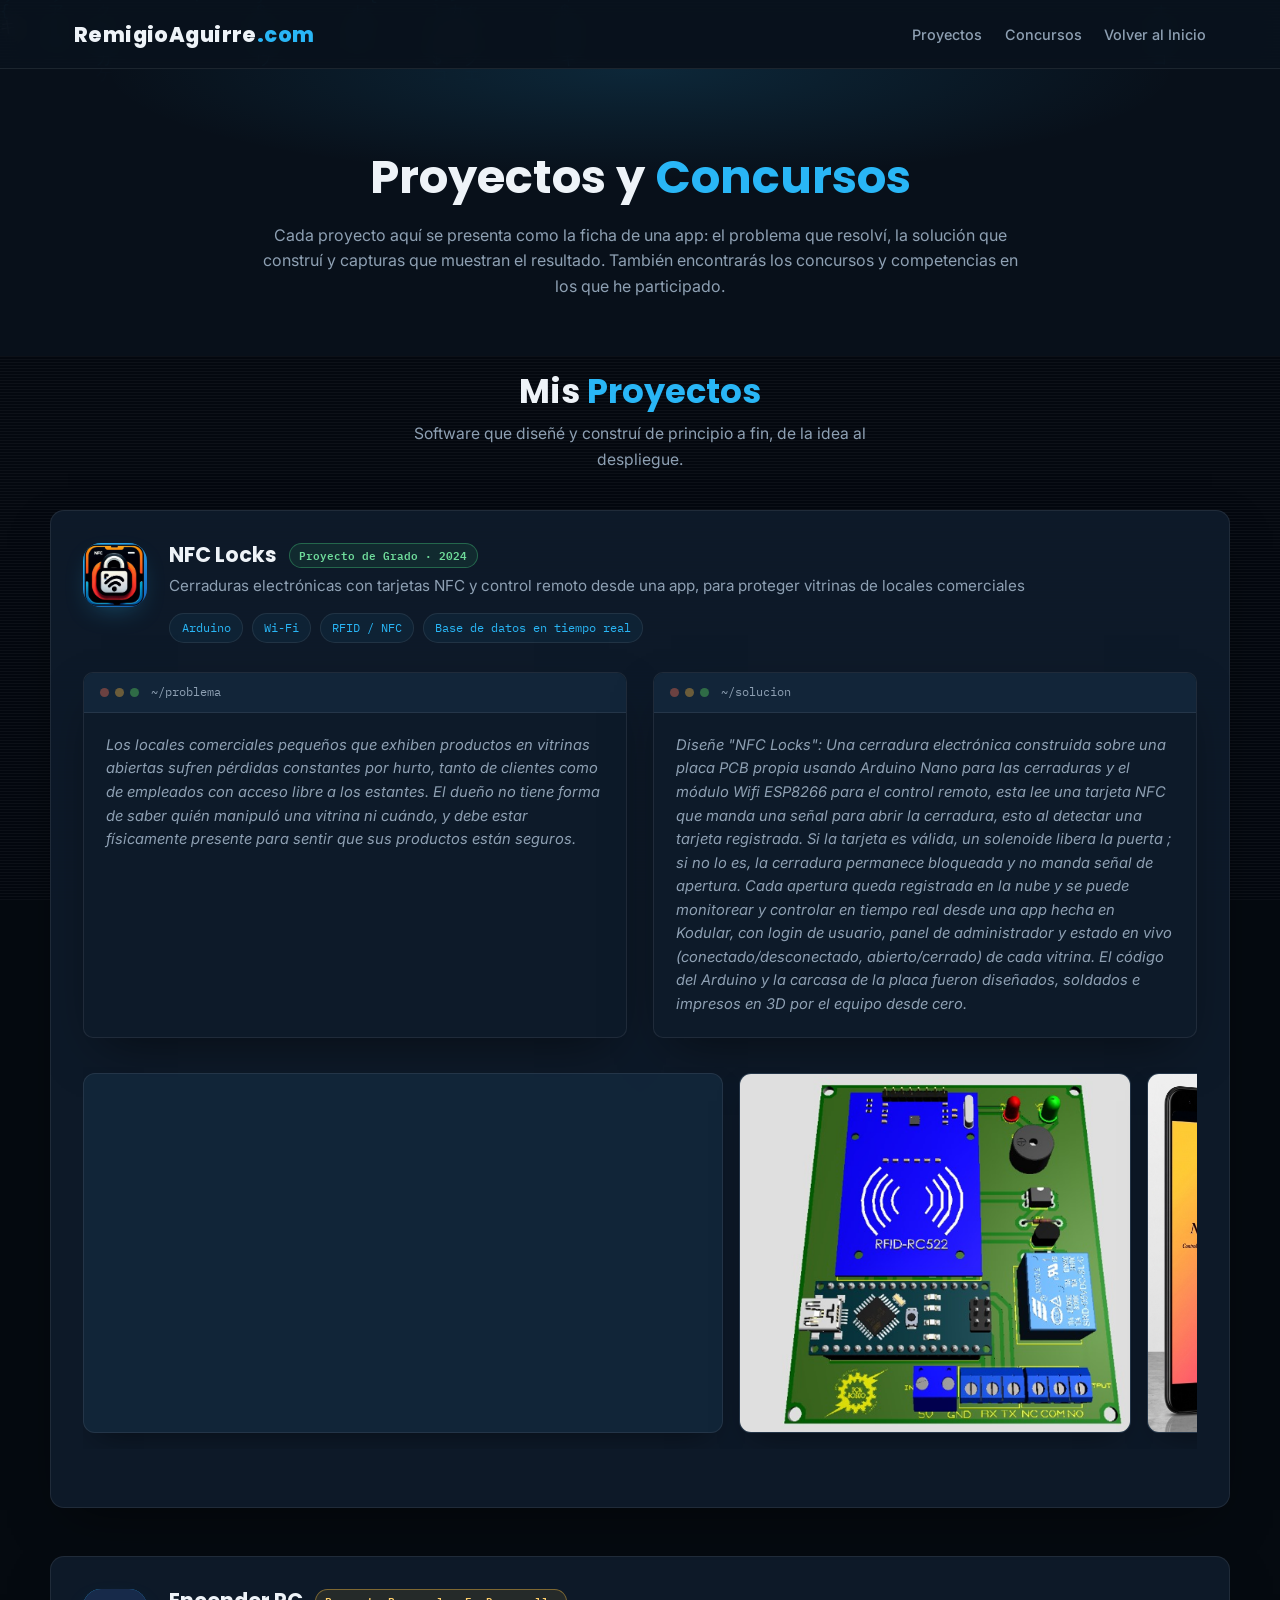
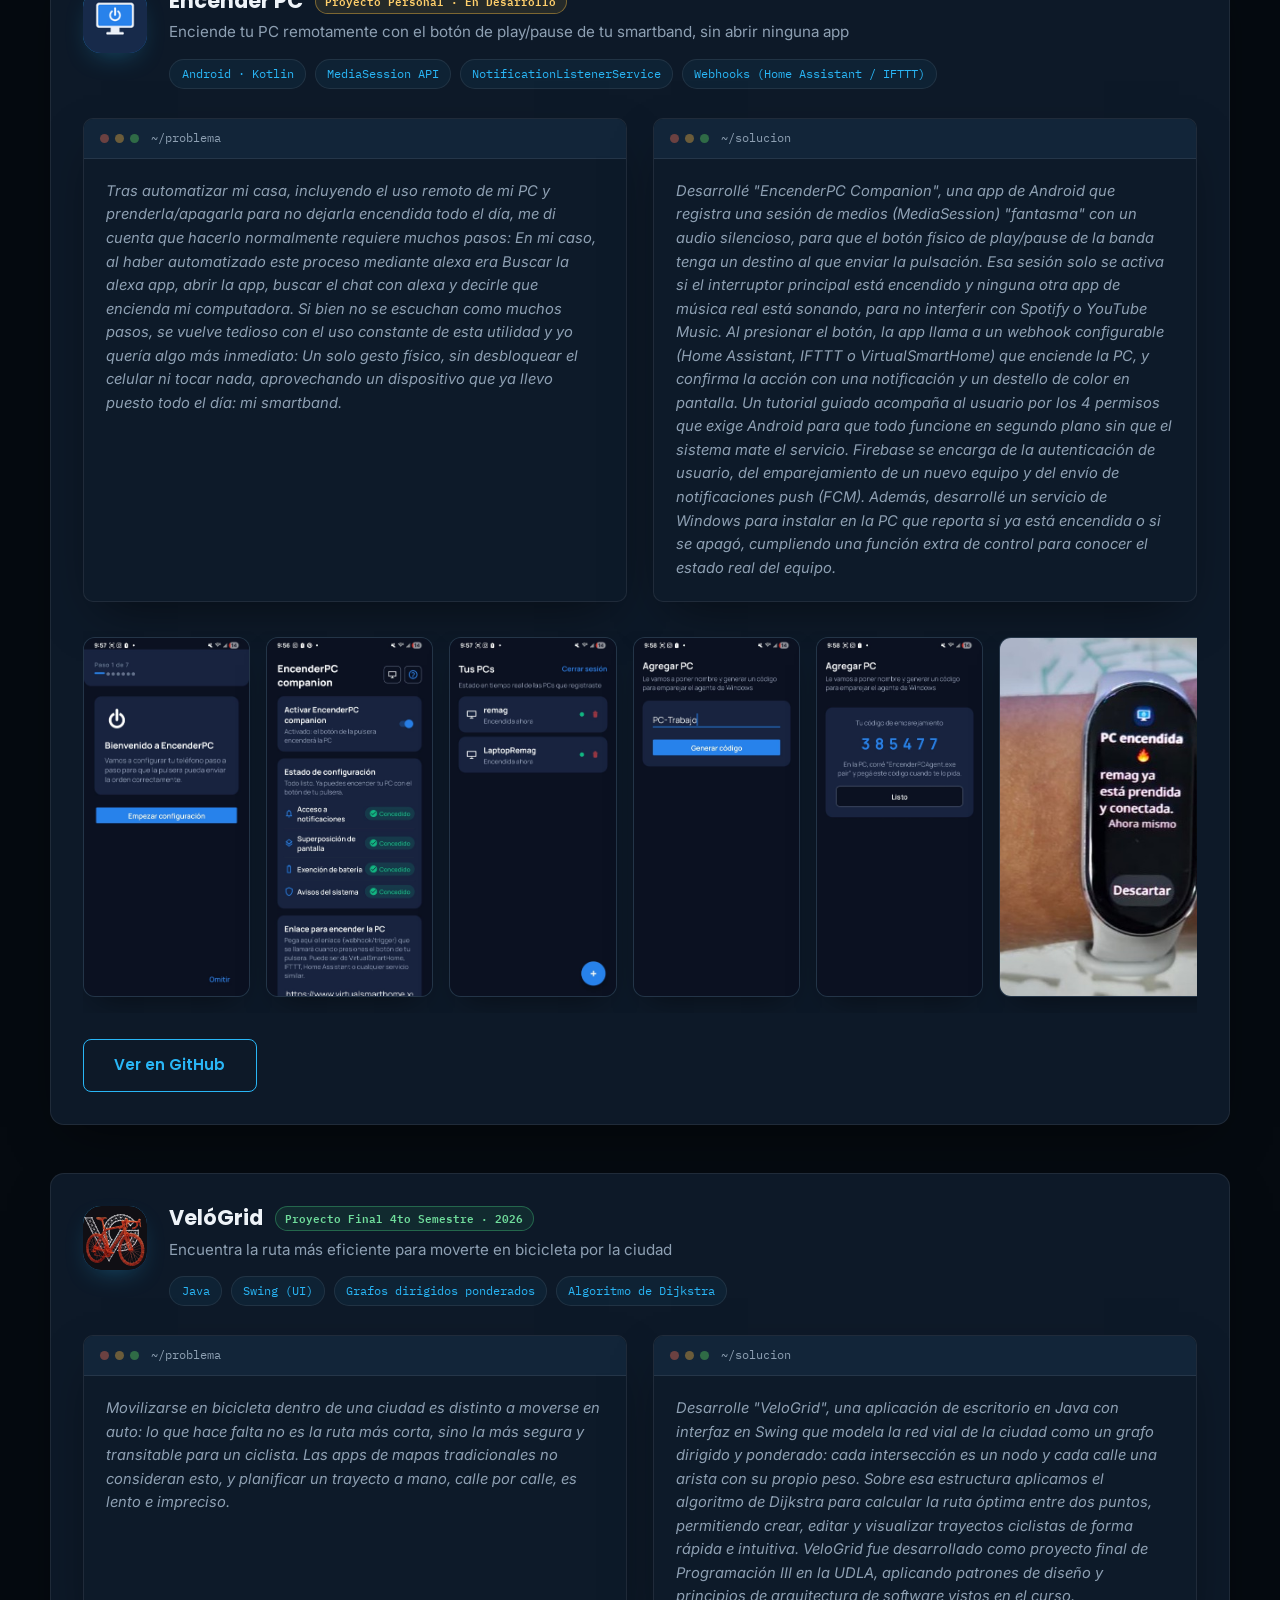
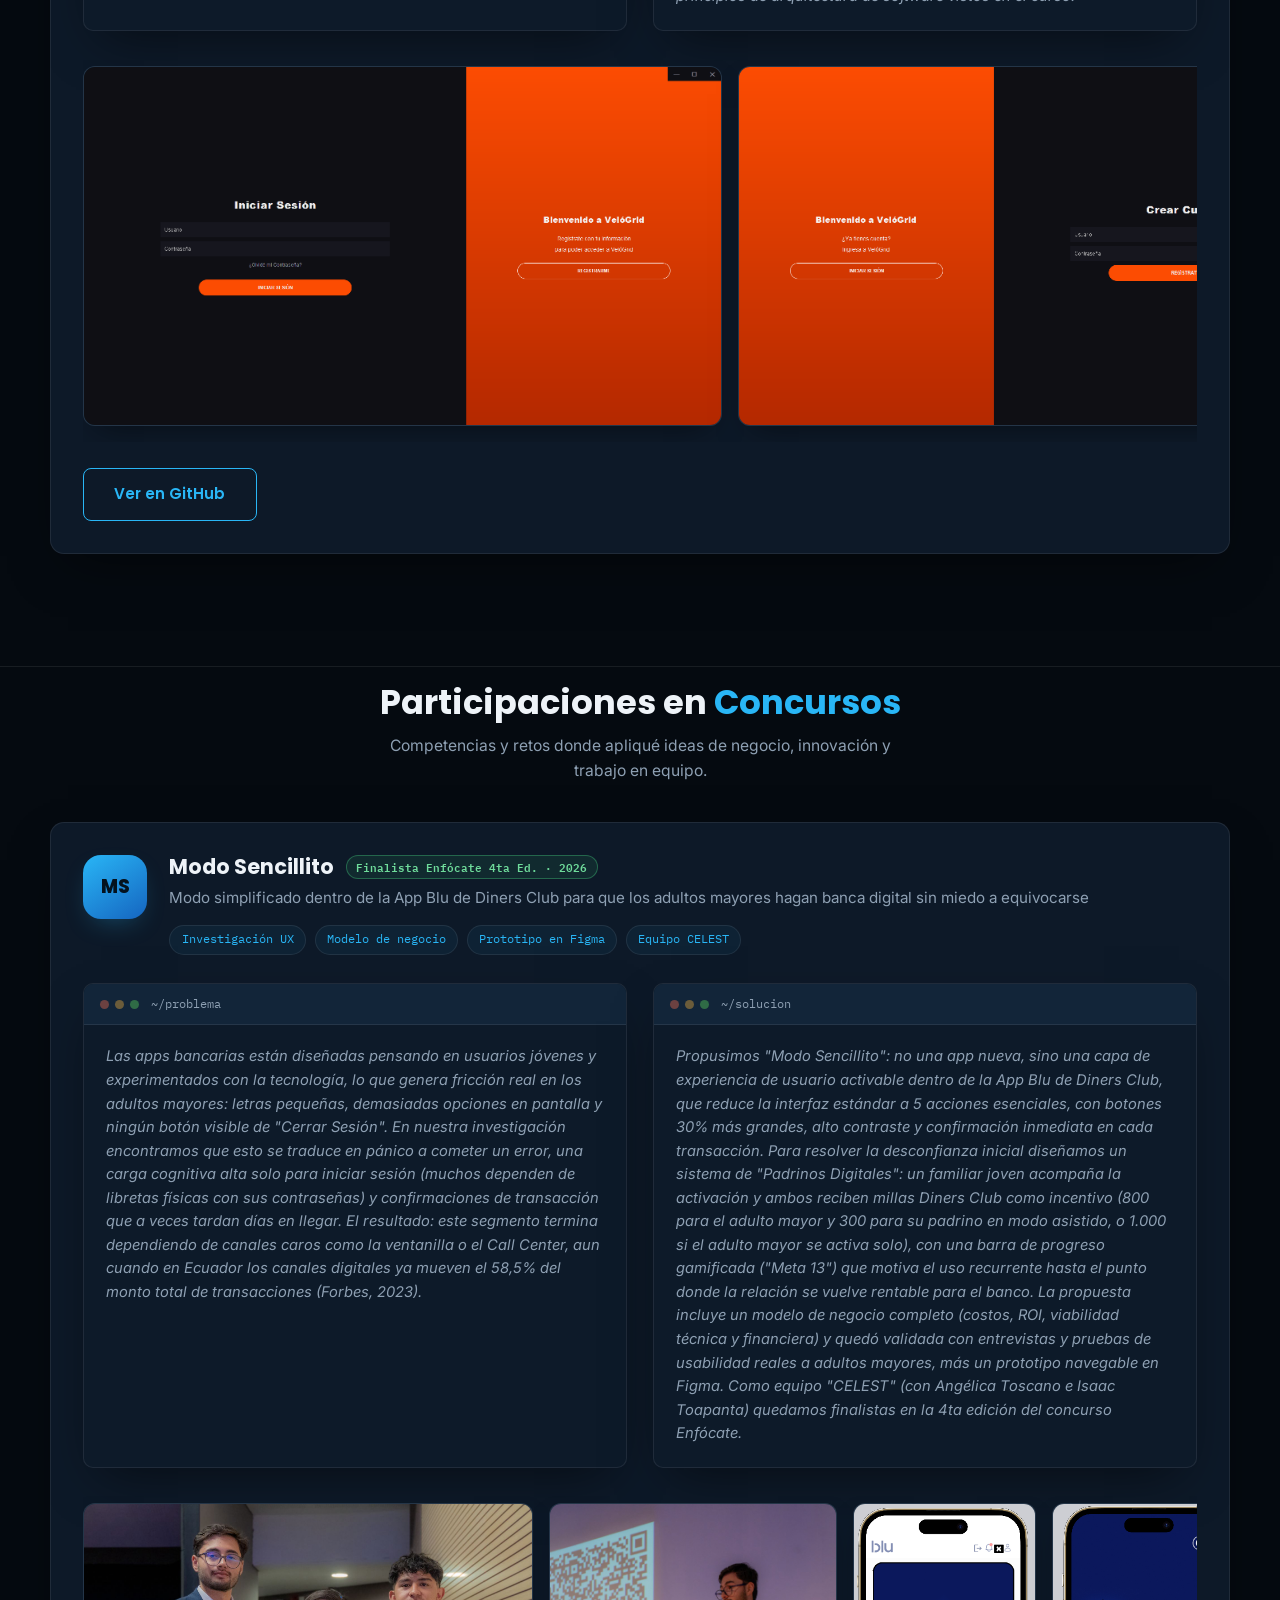
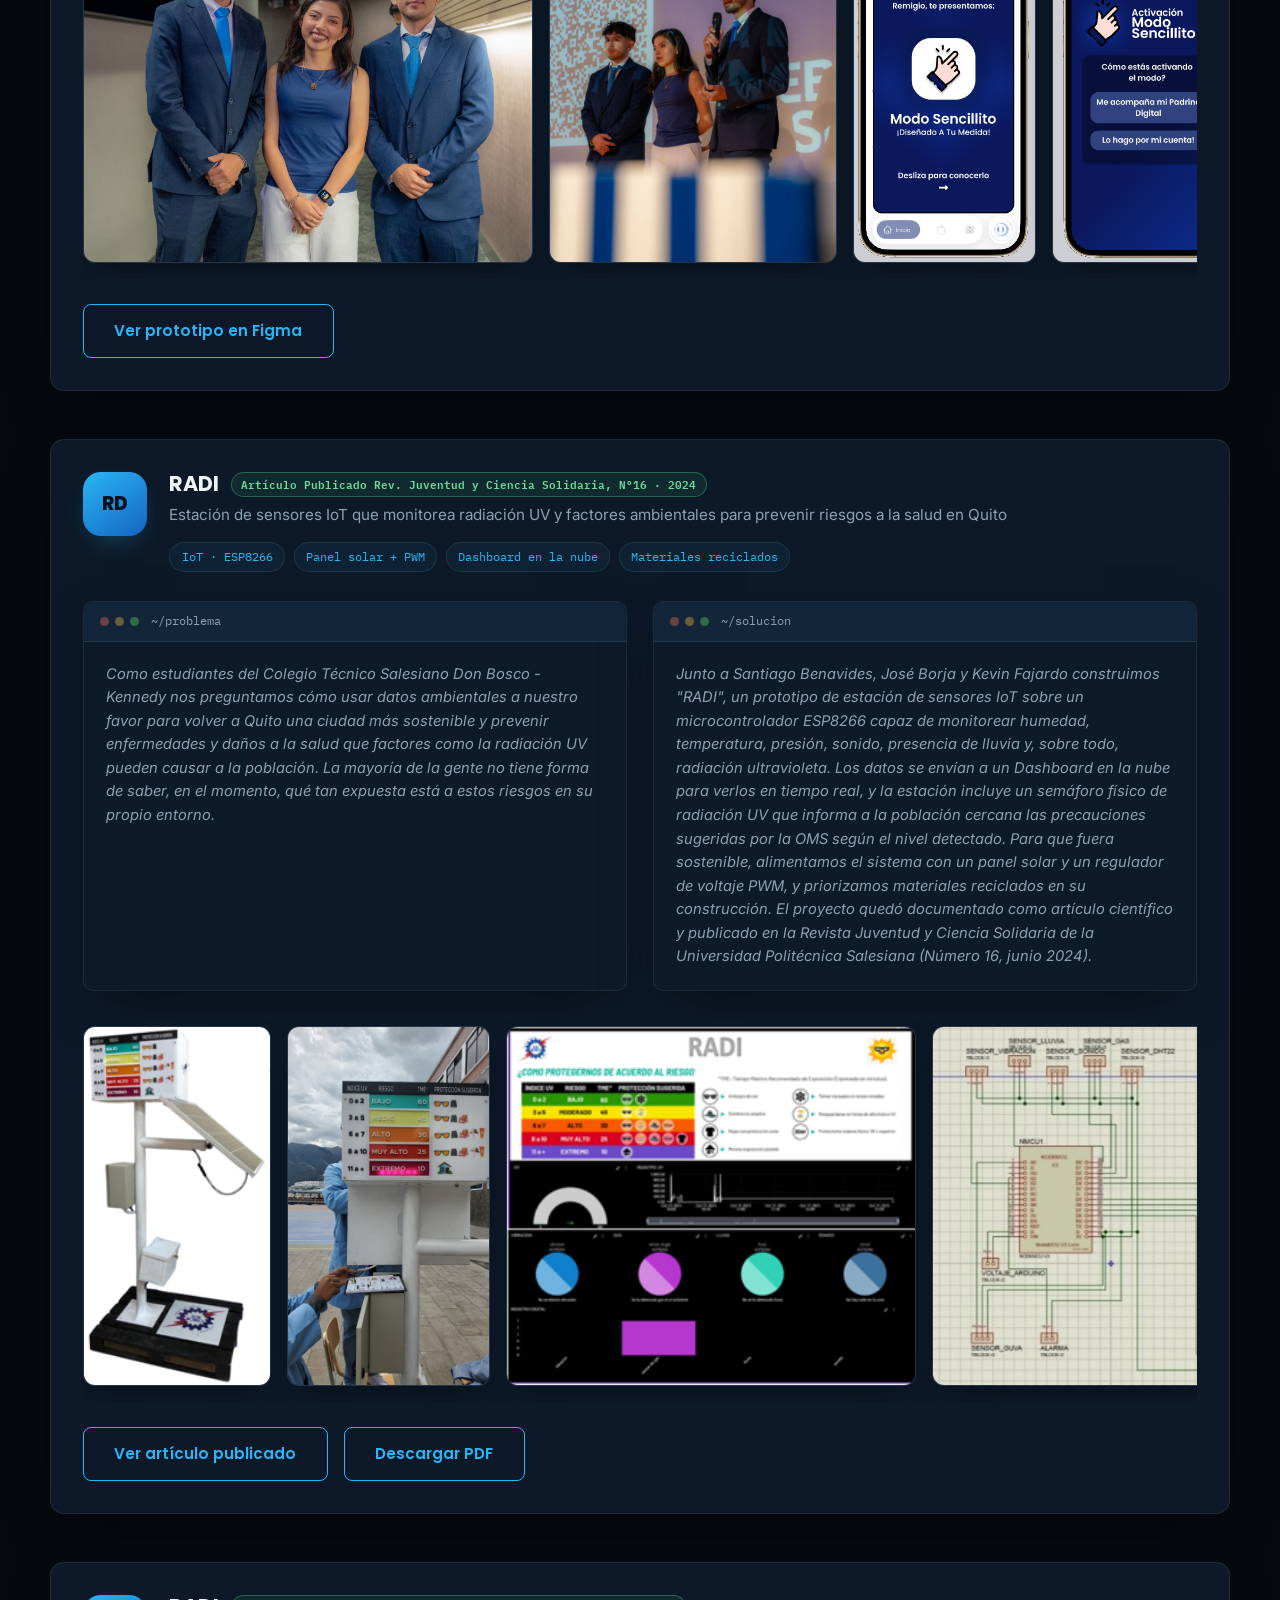
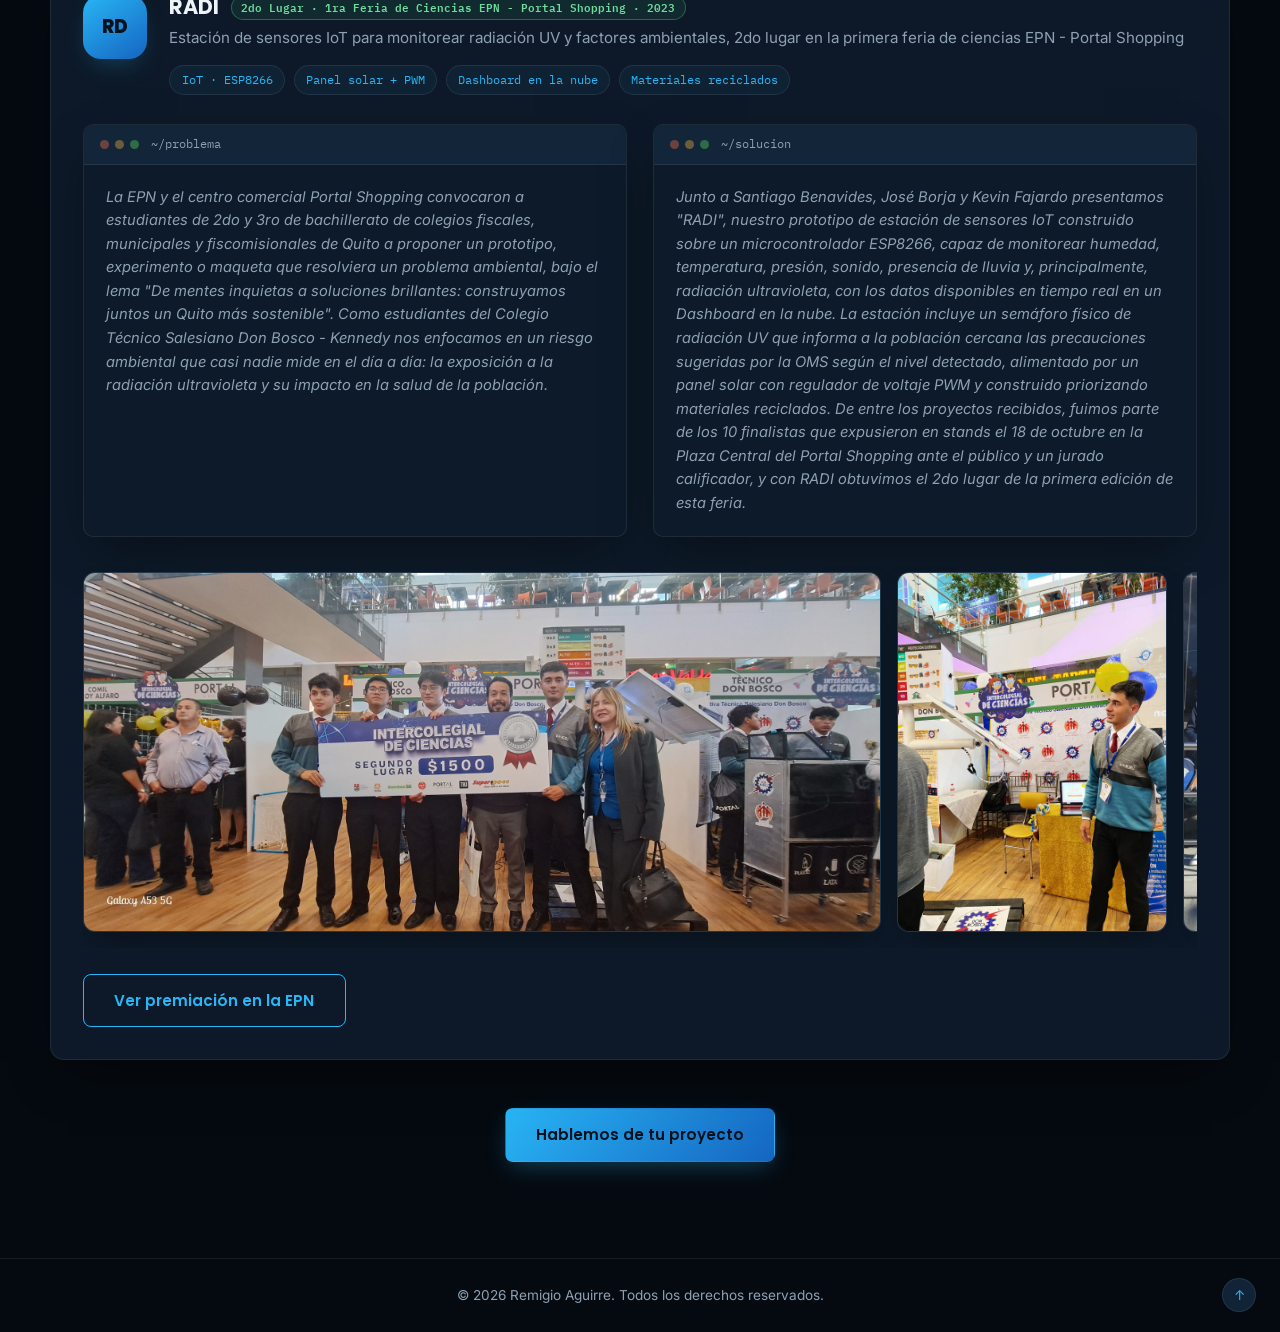
<file: conoceMisProyectos/index.html>
<!DOCTYPE html>
<html lang="es">
<head>
<meta charset="UTF-8">
<meta name="viewport" content="width=device-width, initial-scale=1.0">

<!-- ===== SEO ===== -->
<title>Proyectos y Concursos | Remigio Aguirre</title>
<meta name="description" content="Proyectos de desarrollo de software y participaciones en concursos de Remigio Aguirre: problemática, solución e imágenes de cada proyecto. Desarrollador web y estudiante de Ingeniería en Software en Quito.">
<meta name="keywords" content="Remigio Aguirre, proyectos, concursos, portafolio de proyectos, desarrollador web Quito, estudiante de Ingeniería en Software, Android, .NET, Java, Flutter">
<meta name="author" content="Remigio Aguirre">
<meta name="robots" content="index, follow, max-image-preview:large">
<meta name="theme-color" content="#0b0f0c">
<link rel="canonical" href="https://www.remigioaguirre.com/conoceMisProyectos/index.html">

<!-- ===== OPEN GRAPH ===== -->
<meta property="og:type" content="website">
<meta property="og:site_name" content="Remigio Aguirre - Portafolio">
<meta property="og:title" content="Proyectos y Concursos | Remigio Aguirre">
<meta property="og:description" content="Proyectos de desarrollo de software y concursos de Remigio Aguirre, desarrollador web en Quito: problemática, solución e imágenes de cada uno.">
<meta property="og:url" content="https://www.remigioaguirre.com/conoceMisProyectos/index.html">
<meta property="og:image" content="https://www.remigioaguirre.com/assets/og-cover.png">
<meta property="og:locale" content="es_EC">

<link rel="icon" href="../assets/favicon.svg" type="image/svg+xml">
<link rel="icon" href="../assets/favicon.ico" sizes="any">
<link rel="apple-touch-icon" href="../assets/apple-touch-icon.png">

<link rel="preconnect" href="https://fonts.googleapis.com">
<link rel="preconnect" href="https://fonts.gstatic.com" crossorigin>
<link href="https://fonts.googleapis.com/css2?family=Poppins:wght@500;600;700;800&family=Inter:wght@400;500;600&family=IBM+Plex+Mono:wght@400;500;600&display=swap" rel="stylesheet">

<!-- Reutiliza la hoja de estilos global del sitio (colores, botones, term-frame, fuentes, reveal) -->
<link rel="stylesheet" href="../style.css">
<!-- Estilos propios de esta página (tarjetas de proyecto estilo "ficha de app store") -->
<link rel="stylesheet" href="styles.css">
</head>
<body id="top">

<canvas id="matrixRain" aria-hidden="true"></canvas>
<div class="scanlines" aria-hidden="true"></div>

<!-- ===== HEADER ===== -->
<header class="page-header">
  <div class="page-header-inner">
    <a href="../index.html" class="logo">RemigioAguirre<span>.com</span></a>
    <div class="page-header-links">
      <a href="#proyectos" class="back-link">Proyectos</a>
      <a href="#concursos" class="back-link">Concursos</a>
      <a href="../index.html#journey" class="back-link">Volver al Inicio</a>
    </div>
  </div>
</header>

<!-- ===== SUBHERO (único, une proyectos y concursos) ===== -->
<section class="subhero">
  <div class="subhero-inner">
    <h1>Proyectos y<span> Concursos</span></h1>
    <p class="subhero-desc">
      Cada proyecto aquí se presenta como la ficha de una app: el problema que resolví,
      la solución que construí y capturas que muestran el resultado. También encontrarás
      los concursos y competencias en los que he participado.
    </p>
  </div>
</section>

<!-- =========================================================
     SECCIÓN DE PROYECTOS
     Cada proyecto es un bloque .project-card independiente.
     Para agregar un proyecto nuevo, copia un bloque completo
     <article class="project-card"> ... </article> y pégalo
     antes del cierre de </div> del project-grid.

     Dentro de cada tarjeta debes rellenar tú:
       1) .project-tagline           -> una línea corta (como el subtítulo de una app)
       2) .problem-solution "Problema" -> qué problema/necesidad resolvías
       3) .problem-solution "Solución" -> cómo lo resolviste técnicamente
       4) .shot-gallery -> reemplaza cada <div class="shot-placeholder">
          por: <img src="RUTA_DE_TU_IMAGEN.jpg" alt="Descripción de la captura">
          (mantén el contenedor .shot para que el scroll y el tamaño se conserven)
     ========================================================= -->
<section class="projects-section" id="proyectos">
  <div class="section-title">
    <h2>Mis <span>Proyectos</span></h2>
    <p>Software que diseñé y construí de principio a fin, de la idea al despliegue.</p>
  </div>

  <div class="project-grid" id="projectGrid">

        <!-- ============ PROYECTO 1: NFC Locks ============ -->
    <article class="project-card">
      <div class="project-head">
     <div class="project-icon" aria-hidden="true">
  <img src="../assets/nfcLocks.png" alt="">
</div>
        <div class="project-head-text">
          <div class="project-title-row">
            <h2>NFC Locks</h2>
            <span class="project-badge done">Proyecto de Grado · 2024</span>
          </div>
          <p class="project-tagline">Cerraduras electrónicas con tarjetas NFC y control remoto desde una app, para proteger vitrinas de locales comerciales</p>
          <div class="project-tech">
            <span class="tech-pill">Arduino</span>
            <span class="tech-pill">Wi-Fi</span>
            <span class="tech-pill">RFID / NFC</span>
            <span class="tech-pill">Base de datos en tiempo real</span>
          </div>
        </div>
      </div>

      <div class="problem-solution">
        <div class="term-frame">
          <div class="term-frame-bar">
            <span class="term-frame-dots"><span class="r"></span><span class="y"></span><span class="g"></span></span>
            <span class="term-frame-path">~/problema</span>
          </div>
          <div class="term-frame-body">
            <p class="placeholder-text">
              Los locales comerciales pequeños que exhiben productos en vitrinas abiertas
              sufren pérdidas constantes por hurto, tanto de clientes como de empleados
              con acceso libre a los estantes. El dueño no tiene forma de saber quién
              manipuló una vitrina ni cuándo, y debe estar físicamente presente para
              sentir que sus productos están seguros.
            </p>
            </div>
        </div>
        <div class="term-frame">
          <div class="term-frame-bar">
            <span class="term-frame-dots"><span class="r"></span><span class="y"></span><span class="g"></span></span>
            <span class="term-frame-path">~/solucion</span>
          </div>
          <div class="term-frame-body">
            <p class="placeholder-text">
              Diseñe "NFC Locks": Una cerradura electrónica
              construida sobre una placa PCB propia usando Arduino Nano para las cerraduras y el módulo Wifi ESP8266 para el control remoto,
              esta lee una tarjeta NFC que manda una señal para abrir la cerradura, esto al detectar una tarjeta registrada. Si la tarjeta es válida, un solenoide libera la
              puerta ; si no lo es, la
              cerradura permanece bloqueada y no manda señal de apertura.
              Cada apertura queda registrada en la nube y se puede monitorear y
              controlar en tiempo real desde una app hecha en Kodular, con login de
              usuario, panel de administrador y estado en vivo (conectado/desconectado,
              abierto/cerrado) de cada vitrina. El código del Arduino y la carcasa de
              la placa fueron diseñados, soldados e impresos en 3D por el equipo desde cero.
            </p>
            </div>
        </div>
      </div>

      <div class="shot-gallery">
        <div class="shot shot-video">
          <iframe
            src="https://www.youtube.com/embed/VYj4Y_ZFn_8"
            title="NFC Locks - Next Force Security"
            frameborder="0"
            allow="accelerometer; autoplay; clipboard-write; encrypted-media; gyroscope; picture-in-picture; web-share"
            allowfullscreen
            loading="lazy">
          </iframe>
        </div>
        
        <div class="shot">
          <img src="../assets/placa3D.png" alt="Placa PCB diseñada e impresa en 3D para la cerradura NFC">
        </div>
        <div class="shot">
          <img src="../assets/nfcApp.jpg" alt="App para controlar la cerradura NFC">
        </div>
        <div class="shot">
          <img src="../assets/carcasas3D.png" alt="Diseño 3D de las carcasas impresas para la cerradura NFC">
        </div>
        <div class="shot">
          <img src="../assets/EquipoArmadoNFC.jpeg" alt="Equipo armado de la cerradura NFC con la placa">
        </div>
      </div>
 
    </article>



   <article class="project-card">
      <div class="project-head">
        <div class="project-icon" aria-hidden="true">
          <img src="../assets/encenderPC.png" alt="">
        </div>
        <div class="project-head-text">
          <div class="project-title-row">
            <h2>Encender PC</h2>
            <span class="project-badge progress">Proyecto Personal · En Desarrollo</span>
          </div>
          <p class="project-tagline">Enciende tu PC remotamente con el botón de play/pause de tu smartband, sin abrir ninguna app</p>
          <div class="project-tech">
            <span class="tech-pill">Android · Kotlin</span>
            <span class="tech-pill">MediaSession API</span>
            <span class="tech-pill">NotificationListenerService</span>
            <span class="tech-pill">Webhooks (Home Assistant / IFTTT)</span>
          </div>
        </div>
      </div>
 
      <div class="problem-solution">
        <div class="term-frame">
          <div class="term-frame-bar">
            <span class="term-frame-dots"><span class="r"></span><span class="y"></span><span class="g"></span></span>
            <span class="term-frame-path">~/problema</span>
          </div>
          <div class="term-frame-body">
            <p class="placeholder-text">
              Tras automatizar mi casa, incluyendo el uso remoto de mi PC y prenderla/apagarla para no dejarla encendida todo el día,
              me di cuenta que hacerlo normalmente requiere muchos pasos:
              En mi caso, al haber automatizado este proceso mediante alexa era 
              Buscar la alexa app, abrir la app, buscar el chat con alexa y decirle que encienda mi computadora. 
              Si bien no se escuchan como muchos pasos, se vuelve tedioso con el uso constante de esta utilidad y yo quería
              algo más inmediato: 
              Un solo gesto físico, sin desbloquear el celular ni
              tocar nada, aprovechando un dispositivo que ya llevo puesto todo el día:
              mi smartband.
            </p>
          </div>
        </div>
        <div class="term-frame">
          <div class="term-frame-bar">
            <span class="term-frame-dots"><span class="r"></span><span class="y"></span><span class="g"></span></span>
            <span class="term-frame-path">~/solucion</span>
          </div>
          <div class="term-frame-body">
            <p class="placeholder-text">
              Desarrollé "EncenderPC Companion", una app de Android que registra una
              sesión de medios (MediaSession) "fantasma" con un audio silencioso, para
              que el botón físico de play/pause de la banda tenga un destino al que
              enviar la pulsación. Esa sesión solo se activa si el interruptor
              principal está encendido y ninguna otra app de música real está sonando,
              para no interferir con Spotify o YouTube Music. Al presionar el botón,
              la app llama a un webhook configurable (Home Assistant, IFTTT o
              VirtualSmartHome) que enciende la PC, y confirma la acción con una
              notificación y un destello de color en pantalla. Un tutorial guiado
              acompaña al usuario por los 4 permisos que exige Android para que todo
              funcione en segundo plano sin que el sistema mate el servicio.
              Firebase se encarga de la autenticación de usuario, del emparejamiento
              de un nuevo equipo y del envío de notificaciones push (FCM). Además,
              desarrollé un servicio de Windows para instalar en la PC que reporta si
              ya está encendida o si se apagó, cumpliendo una función extra de control
              para conocer el estado real del equipo.
            </p>
          </div>
        </div>
      </div>

      <div class="shot-gallery">


        <div class="shot">
          <img src="../assets/Encender3.jpeg" alt="Captura 1">
        </div>
        <div class="shot">
          <img src="../assets/Encender4.jpeg" alt="Captura 2">
        </div>
        <div class="shot">
          <img src="../assets/Encender5.jpeg" alt="Captura 3">
        </div>
        <div class="shot">
          <img src="../assets/Encender6.jpeg" alt="Captura 4">
        </div>
        <div class="shot">
          <img src="../assets/Encender7.jpeg" alt="Captura 5">
        </div>
        <div class="shot">
          <img src="../assets/Encender8.jpeg" alt="Band 1">
        </div>
        <div class="shot">
          <img src="../assets/Encender10.jpeg" alt="Band 2">
        </div>
        <div class="shot">
          <img src="../assets/encender1.png" alt="Servicio en Windows 1">
        </div>
        <div class="shot">
          <img src="../assets/encender2.png" alt="Servicio en Windows 2">
        </div>
  
      </div>
      <div class="project-links">
        <a href="https://github.com/TigioAguirre/EncenderPCCompanion" class="btn btn-outline" target="_blank" rel="noopener">Ver en GitHub</a>
      </div>
    </article>





          <!-- ============ PROYECTO 3: VelóGrid ============ -->
     <article class="project-card">
      <div class="project-head">
        <div class="project-icon" aria-hidden="true">
          <img src="../assets/VeloGridIc.ico" alt="VelóGrid">
        </div>
        <div class="project-head-text">
          <div class="project-title-row">
            <h2>VelóGrid</h2>
            <span class="project-badge done">Proyecto Final 4to Semestre · 2026</span>
          </div>
          <p class="project-tagline">Encuentra la ruta más eficiente para moverte en bicicleta por la ciudad</p>
          <div class="project-tech">
            <span class="tech-pill">Java</span>
            <span class="tech-pill">Swing (UI)</span>
            <span class="tech-pill">Grafos dirigidos ponderados</span>
            <span class="tech-pill">Algoritmo de Dijkstra</span>
          </div>
        </div>
      </div>
 
      <div class="problem-solution">
        <div class="term-frame">
          <div class="term-frame-bar">
            <span class="term-frame-dots"><span class="r"></span><span class="y"></span><span class="g"></span></span>
            <span class="term-frame-path">~/problema</span>
          </div>
          <div class="term-frame-body">
            <p class="placeholder-text">
              Movilizarse en bicicleta dentro de una ciudad es distinto a moverse en
              auto: lo que hace falta no es la ruta más corta, sino la más segura y
              transitable para un ciclista. Las apps de mapas tradicionales no
              consideran esto, y planificar un trayecto a mano, calle por calle, es
              lento e impreciso.
            </p>
          </div>
        </div>
        <div class="term-frame">
          <div class="term-frame-bar">
            <span class="term-frame-dots"><span class="r"></span><span class="y"></span><span class="g"></span></span>
            <span class="term-frame-path">~/solucion</span>
          </div>
          <div class="term-frame-body">
            <p class="placeholder-text">
              Desarrolle "VeloGrid", una aplicación de escritorio en Java con interfaz
              en Swing que modela la red vial de la ciudad como un grafo dirigido y
              ponderado: cada intersección es un nodo y cada calle una arista con su
              propio peso. Sobre esa estructura aplicamos el algoritmo de Dijkstra
              para calcular la ruta óptima entre dos puntos, permitiendo crear,
              editar y visualizar trayectos ciclistas de forma rápida e intuitiva.
              VeloGrid fue desarrollado como proyecto final de Programación III en la UDLA, aplicando patrones de diseño y principios de
              arquitectura de software vistos en el curso.
            </p>
          </div>
        </div>
      </div>


      <div class="shot-gallery">
        <div class="shot">
          <img src="../assets/velogridCap0.png" alt="Captura 0 de VelóGrid">
        </div>
        <div class="shot">
          <img src="../assets/velogridCap1.png" alt="Captura 1 de VelóGrid">
        </div>
        <div class="shot">
          <img src="../assets/velogridCap2.png" alt="Captura 2 de VelóGrid">
        </div>
        <div class="shot">
          <img src="../assets/velogridCap3.png" alt="Captura 3 de VelóGrid">
        </div>
        <div class="shot">
          <img src="../assets/velogridCap4.png" alt="Captura 4 de VelóGrid">
        </div>
        <div class="shot">
          <img src="../assets/velogridCap5.png" alt="Captura 5 de VelóGrid">
        </div>
        <div class="shot">
          <img src="../assets/velogridCap6.png" alt="Captura 6 de VelóGrid">
        </div>
        <div class="shot">
          <img src="../assets/velogridCap7.png" alt="Captura 7 de VelóGrid">
        </div>
        <div class="shot">
          <img src="../assets/velogridCap8.png" alt="Captura 8 de VelóGrid">
        </div>
        <div class="shot">
          <img src="../assets/velogridCap9.png" alt="Captura 9 de VelóGrid">
        </div>
        <div class="shot">
          <img src="../assets/velogridCap10.png" alt="Captura 10 de VelóGrid">
        </div>
        <div class="shot">
          <img src="../assets/velogridCap11.png" alt="Captura 11 de VelóGrid">
        </div>

        
      </div>
 
      <div class="project-links">
        <a href="https://github.com/TigioAguirre/ProyectoFinalPrograIII-VeloGrid" class="btn btn-outline" target="_blank" rel="noopener">Ver en GitHub</a>
      </div>
    </article>

  </div>
</section>

<!-- =========================================================
     SECCIÓN DE CONCURSOS
     Reutiliza la misma tarjeta .project-card (mismo formato
     "problema/solución/capturas"), pero agrupada aparte porque
     no son productos de software terminados sino participaciones
     en competencias/concursos.
     ========================================================= -->
<section class="projects-section" id="concursos">
  <div class="section-title">
    <h2>Participaciones en <span>Concursos</span></h2>
    <p>Competencias y retos donde apliqué ideas de negocio, innovación y trabajo en equipo.</p>
  </div>
 
  <div class="project-grid" id="contestGrid">
 
    <!-- ============ CONCURSO 1: Modo Sencillito (Diners Club - Enfócate) ============ -->
    <article class="project-card">
      <div class="project-head">
        <div class="project-icon" aria-hidden="true">MS</div>
        <div class="project-head-text">
          <div class="project-title-row">
            <h2>Modo Sencillito</h2>
            <span class="project-badge done">Finalista Enfócate 4ta Ed. · 2026</span>
          </div>
          <p class="project-tagline">Modo simplificado dentro de la App Blu de Diners Club para que los adultos mayores hagan banca digital sin miedo a equivocarse</p>
          <div class="project-tech">
            <span class="tech-pill">Investigación UX</span>
            <span class="tech-pill">Modelo de negocio</span>
            <span class="tech-pill">Prototipo en Figma</span>
            <span class="tech-pill">Equipo CELEST</span>
          </div>
        </div>
      </div>
 
      <div class="problem-solution">
        <div class="term-frame">
          <div class="term-frame-bar">
            <span class="term-frame-dots"><span class="r"></span><span class="y"></span><span class="g"></span></span>
            <span class="term-frame-path">~/problema</span>
          </div>
          <div class="term-frame-body">
            <p class="placeholder-text">
              Las apps bancarias están diseñadas pensando en usuarios jóvenes y
              experimentados con la tecnología, lo que genera fricción real en los
              adultos mayores: letras pequeñas, demasiadas opciones en pantalla y
              ningún botón visible de "Cerrar Sesión". En nuestra investigación
              encontramos que esto se traduce en pánico a cometer un error, una carga
              cognitiva alta solo para iniciar sesión (muchos dependen de libretas
              físicas con sus contraseñas) y confirmaciones de transacción que a
              veces tardan días en llegar. El resultado: este segmento termina
              dependiendo de canales caros como la ventanilla o el Call Center, aun
              cuando en Ecuador los canales digitales ya mueven el 58,5% del monto
              total de transacciones (Forbes, 2023).
            </p>
          </div>
        </div>
        <div class="term-frame">
          <div class="term-frame-bar">
            <span class="term-frame-dots"><span class="r"></span><span class="y"></span><span class="g"></span></span>
            <span class="term-frame-path">~/solucion</span>
          </div>
          <div class="term-frame-body">
            <p class="placeholder-text">
              Propusimos "Modo Sencillito": no una app nueva, sino una capa de
              experiencia de usuario activable dentro de la App Blu de Diners Club,
              que reduce la interfaz estándar a 5 acciones esenciales, con botones
              30% más grandes, alto contraste y confirmación inmediata en cada
              transacción. Para resolver la desconfianza inicial diseñamos un sistema
              de "Padrinos Digitales": un familiar joven acompaña la activación y
              ambos reciben millas Diners Club como incentivo (800 para el adulto
              mayor y 300 para su padrino en modo asistido, o 1.000 si el adulto
              mayor se activa solo), con una barra de progreso gamificada ("Meta 13")
              que motiva el uso recurrente hasta el punto donde la relación se vuelve
              rentable para el banco. La propuesta incluye un modelo de negocio
              completo (costos, ROI, viabilidad técnica y financiera) y quedó validada
              con entrevistas y pruebas de usabilidad reales a adultos mayores, más un
              prototipo navegable en Figma. Como equipo "CELEST" (con Angélica
              Toscano e Isaac Toapanta) quedamos finalistas en la 4ta edición del
              concurso Enfócate.
            </p>
          </div>
        </div>
      </div>
 
      <div class="shot-gallery">
        <div class="shot">
          <img src="../assets/Enfocate.jpeg" alt="Captura 1 de Modo Sencillito">
          </div><div class="shot">
          <img src="../assets/remigioAguirre2.jpeg" alt="Captura 1 de Modo Sencillito">
          </div>
          <div class="shot">
          <img src="../assets/ModoSencillito1.png" alt="Captura 1 de Modo Sencillito">
          </div>
          <div class="shot">
          <img src="../assets/ModoSencillito2.png" alt="Captura 2 de Modo Sencillito">
          </div>
          <div class="shot">
          <img src="../assets/ModoSencillito3.png" alt="Captura 3 de Modo Sencillito">
          </div>
          <div class="shot">
          <img src="../assets/ModoSencillito4.png" alt="Captura 4 de Modo Sencillito">
          </div>
          <div class="shot">
          <img src="../assets/ModoSencillito5.png" alt="Captura 5 de Modo Sencillito">
          </div>
          <div class="shot">
          <img src="../assets/ModoSencillito6.png" alt="Captura 6 de Modo Sencillito">
          </div>
          <div class="shot">
          <img src="../assets/ModoSencillito7.png" alt="Captura 7 de Modo Sencillito">
          </div>
          <div class="shot">
          <img src="../assets/ModoSencillito8.png" alt="Captura 8 de Modo Sencillito">
          </div>
          <div class="shot">
          <img src="../assets/ModoSencillito9.png" alt="Captura 9 de Modo Sencillito">
          </div>
          <div class="shot">
          <img src="../assets/ModoSencillito10.png" alt="Captura 10 de Modo Sencillito">
          </div>
          <div class="shot">
          <img src="../assets/ModoSencillito11.png" alt="Captura 11 de Modo Sencillito">
          </div>

      </div>
 
      <div class="project-links">
        <a href="https://www.figma.com/proto/PZK4IEGpgq1Dka4dB6QoR4/Modo-Facilito?node-id=0-1&t" class="btn btn-outline" target="_blank" rel="noopener">Ver prototipo en Figma</a>
      </div>
    </article>
 
     <!-- ============ CONCURSO 2: RADI (Revista Juventud y Ciencia Solidaria - UPS) ============ -->
    <article class="project-card">
      <div class="project-head">
        <div class="project-icon" aria-hidden="true">RD</div>
        <div class="project-head-text">
          <div class="project-title-row">
            <h2>RADI</h2>
            <span class="project-badge done">Artículo Publicado Rev. Juventud y Ciencia Solidaria, Nº16 · 2024</span>
          </div>
          <p class="project-tagline">Estación de sensores IoT que monitorea radiación UV y factores ambientales para prevenir riesgos a la salud en Quito</p>
          <div class="project-tech">
            <span class="tech-pill">IoT · ESP8266</span>
            <span class="tech-pill">Panel solar + PWM</span>
            <span class="tech-pill">Dashboard en la nube</span>
            <span class="tech-pill">Materiales reciclados</span>
          </div>
        </div>
      </div>
 
      <div class="problem-solution">
        <div class="term-frame">
          <div class="term-frame-bar">
            <span class="term-frame-dots"><span class="r"></span><span class="y"></span><span class="g"></span></span>
            <span class="term-frame-path">~/problema</span>
          </div>
          <div class="term-frame-body">
            <p class="placeholder-text">
              Como estudiantes del Colegio Técnico Salesiano Don Bosco - Kennedy nos
              preguntamos cómo usar datos ambientales a nuestro favor para volver a
              Quito una ciudad más sostenible y prevenir enfermedades y daños a la
              salud que factores como la radiación UV pueden causar a la población.
              La mayoría de la gente no tiene forma de saber, en el momento, qué tan
              expuesta está a estos riesgos en su propio entorno.
            </p>
          </div>
        </div>
        <div class="term-frame">
          <div class="term-frame-bar">
            <span class="term-frame-dots"><span class="r"></span><span class="y"></span><span class="g"></span></span>
            <span class="term-frame-path">~/solucion</span>
          </div>
          <div class="term-frame-body">
            <p class="placeholder-text">
              Junto a Santiago Benavides, José Borja y Kevin Fajardo construimos "RADI",
              un prototipo de estación de sensores IoT sobre un microcontrolador ESP8266
              capaz de monitorear humedad, temperatura, presión, sonido, presencia de
              lluvia y, sobre todo, radiación ultravioleta. Los datos se envían a un
              Dashboard en la nube para verlos en tiempo real, y la estación incluye un
              semáforo físico de radiación UV que informa a la población cercana las
              precauciones sugeridas por la OMS según el nivel detectado. Para que fuera
              sostenible, alimentamos el sistema con un panel solar y un regulador de
              voltaje PWM, y priorizamos materiales reciclados en su construcción. El
              proyecto quedó documentado como artículo científico y publicado en la
              Revista Juventud y Ciencia Solidaria de la Universidad Politécnica
              Salesiana (Número 16, junio 2024).
            </p>
          </div>
        </div>
      </div>
 
      <div class="shot-gallery">
        <div class="shot">
          <img src="../assets/radi1.png" alt="Captura 1 de RADI">
          </div>
          <div class="shot">
          <img src="../assets/Radi.jpeg" alt="Foto 1 de RADI">
          </div>
        <div class="shot">
          <img src="../assets/radi2.png" alt="Captura 2 de RADI">
          </div>
        <div class="shot">
          <img src="../assets/radi3.jpg" alt="Captura 3 de RADI">
          </div>
          <div class="shot">
          <img src="../assets/radi4.jpg" alt="Captura 3 de RADI">
          </div>

      </div>
 
      <div class="project-links">
        <a href="https://dspace.ups.edu.ec/handle/123456789/28251" class="btn btn-outline" target="_blank" rel="noopener">Ver artículo publicado</a>
        <a href="https://dspace.ups.edu.ec/bitstream/123456789/28251/1/Rev_Juv_Cie_Sol_1618.pdf" class="btn btn-outline" target="_blank" rel="noopener">Descargar PDF</a>
      </div>
    </article>
 
    <!-- ============ CONCURSO 3: RADI en la Feria EPN - Portal Shopping ============ -->
    <article class="project-card">
      <div class="project-head">
        <div class="project-icon" aria-hidden="true">RD</div>
        <div class="project-head-text">
          <div class="project-title-row">
            <h2>RADI</h2>
            <span class="project-badge done">2do Lugar · 1ra Feria de Ciencias EPN - Portal Shopping · 2023</span>
          </div>
          <p class="project-tagline">Estación de sensores IoT para monitorear radiación UV y factores ambientales, 2do lugar en la primera feria de ciencias EPN - Portal Shopping</p>
          <div class="project-tech">
            <span class="tech-pill">IoT · ESP8266</span>
            <span class="tech-pill">Panel solar + PWM</span>
            <span class="tech-pill">Dashboard en la nube</span>
            <span class="tech-pill">Materiales reciclados</span>
          </div>
        </div>
      </div>
 
      <div class="problem-solution">
        <div class="term-frame">
          <div class="term-frame-bar">
            <span class="term-frame-dots"><span class="r"></span><span class="y"></span><span class="g"></span></span>
            <span class="term-frame-path">~/problema</span>
          </div>
          <div class="term-frame-body">
            <p class="placeholder-text">
              La EPN y el centro comercial Portal Shopping convocaron a estudiantes de
              2do y 3ro de bachillerato de colegios fiscales, municipales y
              fiscomisionales de Quito a proponer un prototipo, experimento o maqueta
              que resolviera un problema ambiental, bajo el lema "De mentes inquietas
              a soluciones brillantes: construyamos juntos un Quito más sostenible".
              Como estudiantes del Colegio Técnico Salesiano Don Bosco - Kennedy nos
              enfocamos en un riesgo ambiental que casi nadie mide en el día a día: la
              exposición a la radiación ultravioleta y su impacto en la salud de la
              población.
            </p>
          </div>
        </div>
        <div class="term-frame">
          <div class="term-frame-bar">
            <span class="term-frame-dots"><span class="r"></span><span class="y"></span><span class="g"></span></span>
            <span class="term-frame-path">~/solucion</span>
          </div>
          <div class="term-frame-body">
            <p class="placeholder-text">
              Junto a Santiago Benavides, José Borja y Kevin Fajardo presentamos "RADI",
              nuestro prototipo de estación de sensores IoT construido sobre un
              microcontrolador ESP8266, capaz de monitorear humedad, temperatura,
              presión, sonido, presencia de lluvia y, principalmente, radiación
              ultravioleta, con los datos disponibles en tiempo real en un Dashboard en
              la nube. La estación incluye un semáforo físico de radiación UV que
              informa a la población cercana las precauciones sugeridas por la OMS
              según el nivel detectado, alimentado por un panel solar con regulador de
              voltaje PWM y construido priorizando materiales reciclados. De entre los
              proyectos recibidos, fuimos parte de los 10 finalistas que expusieron en
              stands el 18 de octubre en la Plaza Central del Portal Shopping ante el
              público y un jurado calificador, y con RADI obtuvimos el 2do lugar de la
              primera edición de esta feria.
            </p>
          </div>
        </div>
      </div>
 
      <div class="shot-gallery">
        <div class="shot">
          <img src="../assets/PremioRadi0.jpeg" alt="Captura 3 de RADI">
          </div>
          <div class="shot">
          <img src="../assets/PremioRadi1.jpeg" alt="Captura 3 de RADI">
          </div>
          <div class="shot">
          <img src="../assets/PremioRadi.jpeg" alt="Captura 3 de RADI">
          </div>
      </div>
 
      <div class="project-links">
        <a href="https://webhistorico.epn.edu.ec/premiacion-feria-epn-portal/" class="btn btn-outline" target="_blank" rel="noopener">Ver premiación en la EPN</a>
      </div>
    </article>
 
    <!-- Para un concurso nuevo: copia desde <article class="project-card"> hasta </article> y pégalo aquí -->

  </div>

  <div class="projects" style="display:flex;justify-content:center;margin-top:3rem;">
    <a href="../index.html#contact" class="btn btn-primary">Hablemos de tu proyecto</a>
  </div>
</section>

<footer class="footer">
  <p>&copy; <span id="year"></span> Remigio Aguirre. Todos los derechos reservados.</p>
  <a href="#top" class="to-top" aria-label="Volver arriba">↑</a>
</footer>

<script src="script.js"></script>
</body>
</html>
</file>
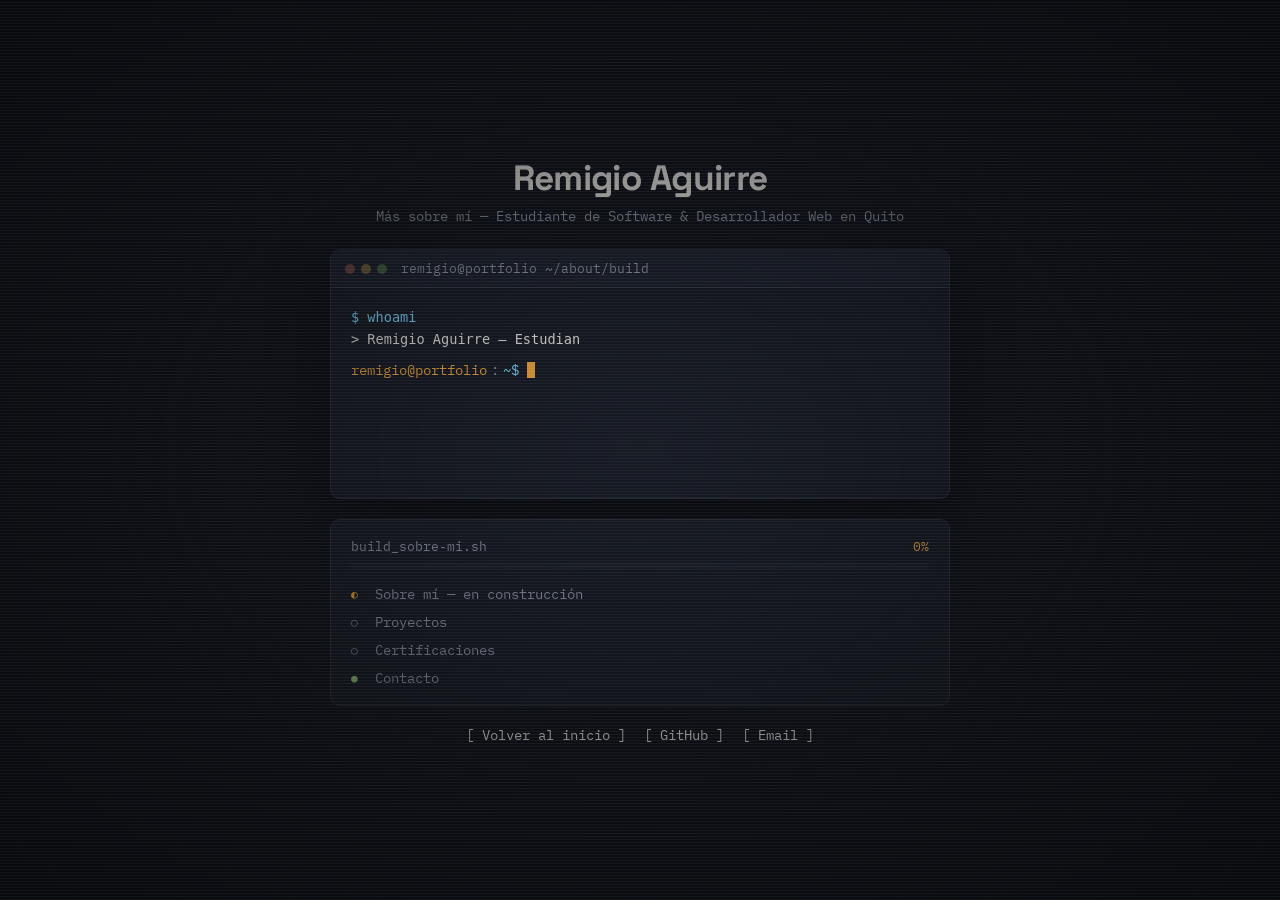
<file: masSobreMi/index.html>
<!DOCTYPE html>
<html lang="es">
<head>
<meta charset="UTF-8">
<meta name="viewport" content="width=device-width, initial-scale=1.0">
<title>Más sobre mí (en construcción) — Remigio Aguirre</title>
<meta name="description" content="Sección 'Más sobre mí' del portafolio de Remigio Aguirre, estudiante de Ingeniería en Software en Quito. Página en construcción.">
<meta name="robots" content="noindex, follow">
<link rel="canonical" href="https://www.remigioaguirre.com/masSobreMi/index.html">
<link rel="icon" href="../assets/favicon.svg" type="image/svg+xml">
<link rel="icon" href="../assets/favicon.ico" sizes="any">
<link rel="apple-touch-icon" href="../assets/apple-touch-icon.png">
<link rel="preconnect" href="https://fonts.googleapis.com">
<link rel="preconnect" href="https://fonts.gstatic.com" crossorigin>
<link href="https://fonts.googleapis.com/css2?family=Space+Grotesk:wght@500;700&family=IBM+Plex+Mono:wght@400;500;600&display=swap" rel="stylesheet">
<link rel="stylesheet" href="styles.css">
</head>
<body>

<div class="scene">
  <div class="vignette" aria-hidden="true"></div>
  <div class="scanlines" aria-hidden="true"></div>

  <header class="masthead">
    <h1>Remigio Aguirre</h1>
    <p class="role">Más sobre mí — Estudiante de Software &amp; Desarrollador Web en Quito</p>
  </header>

  <main class="terminal" aria-label="Estado de construcción de la sección Sobre mí">
    <div class="term-bar">
      <span class="term-dots" aria-hidden="true">
        <span class="dot dot-r"></span><span class="dot dot-y"></span><span class="dot dot-g"></span>
      </span>
      <span class="term-path">remigio@portfolio&nbsp;~/about/build</span>
    </div>

    <div class="term-body">
      <pre id="log" class="term-log" aria-hidden="true"></pre>
      <p class="sr-only" id="logAccessible">
        whoami: Remigio Aguirre, estudiante de Ingeniería de Software y desarrollador web en Quito.
        Esta sección con más detalle sobre mi perfil todavía está en construcción.
      </p>
      <div class="term-prompt">
        <span class="prompt-user">remigio@portfolio</span><span class="prompt-sep">:</span><span class="prompt-path">~$</span>
        <span class="cursor" aria-hidden="true"></span>
      </div>
    </div>
  </main>

  <section class="status-panel" aria-label="Progreso de construcción de la sección">
    <div class="progress-row">
      <span class="progress-label">build_sobre-mi.sh</span>
      <span class="progress-pct" id="progressPct">0%</span>
    </div>
    <div class="progress-track">
      <div class="progress-fill" id="progressFill"></div>
    </div>

    <ul class="task-list">
      <li><span class="task-icon" data-state="progress">◐</span>Sobre mí — en construcción</li>
      <li><span class="task-icon" data-state="pending">○</span>Proyectos</li>
      <li><span class="task-icon" data-state="pending">○</span>Certificaciones</li>
      <li><span class="task-icon" data-state="done">●</span>Contacto</li>
    </ul>
  </section>

  <footer class="links-row">
    <a href="../index.html">[ Volver al inicio ]</a>
    <a href="https://github.com/TigioAguirre" target="_blank" rel="noopener">[ GitHub ]</a>
    <a href="mailto:rem.aguirre-sanchez@hotmail.com">[ Email ]</a>
  </footer>
</div>

<script src="script.js"></script>
</body>
</html>
</file>
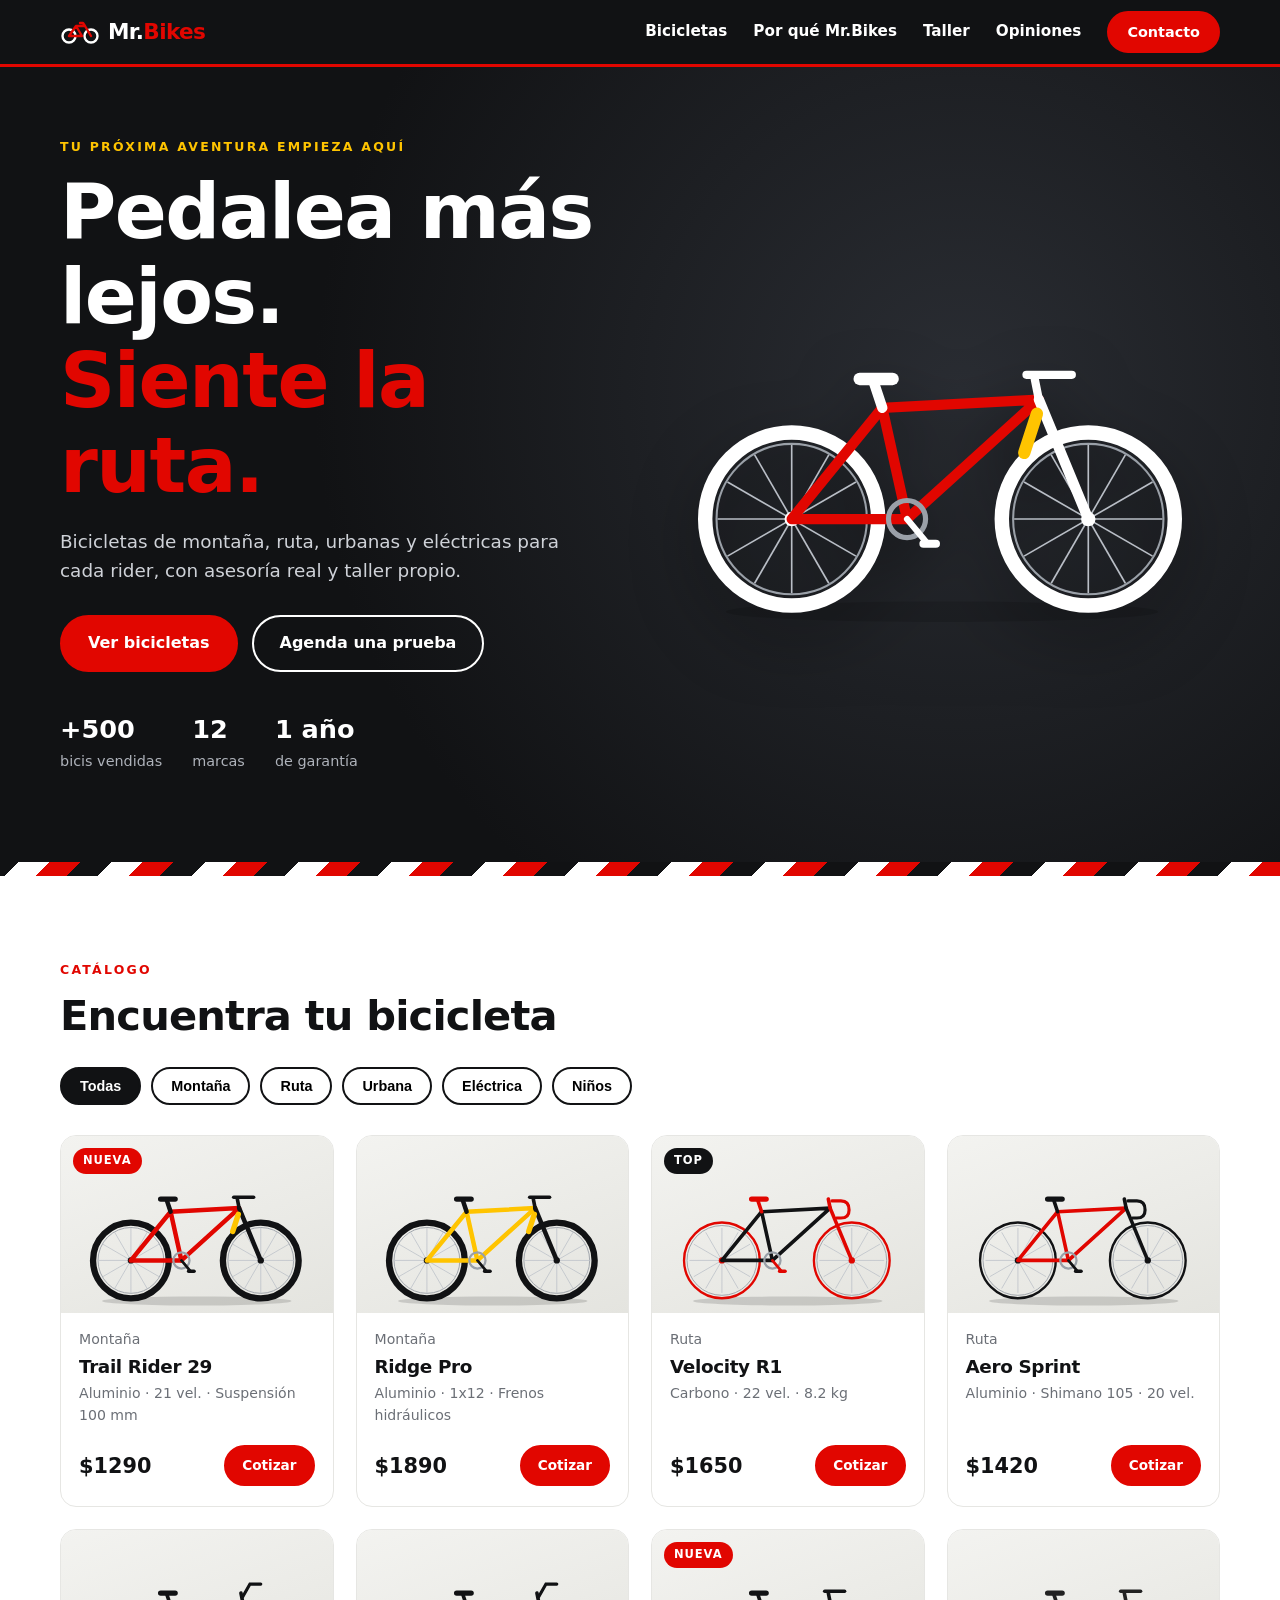
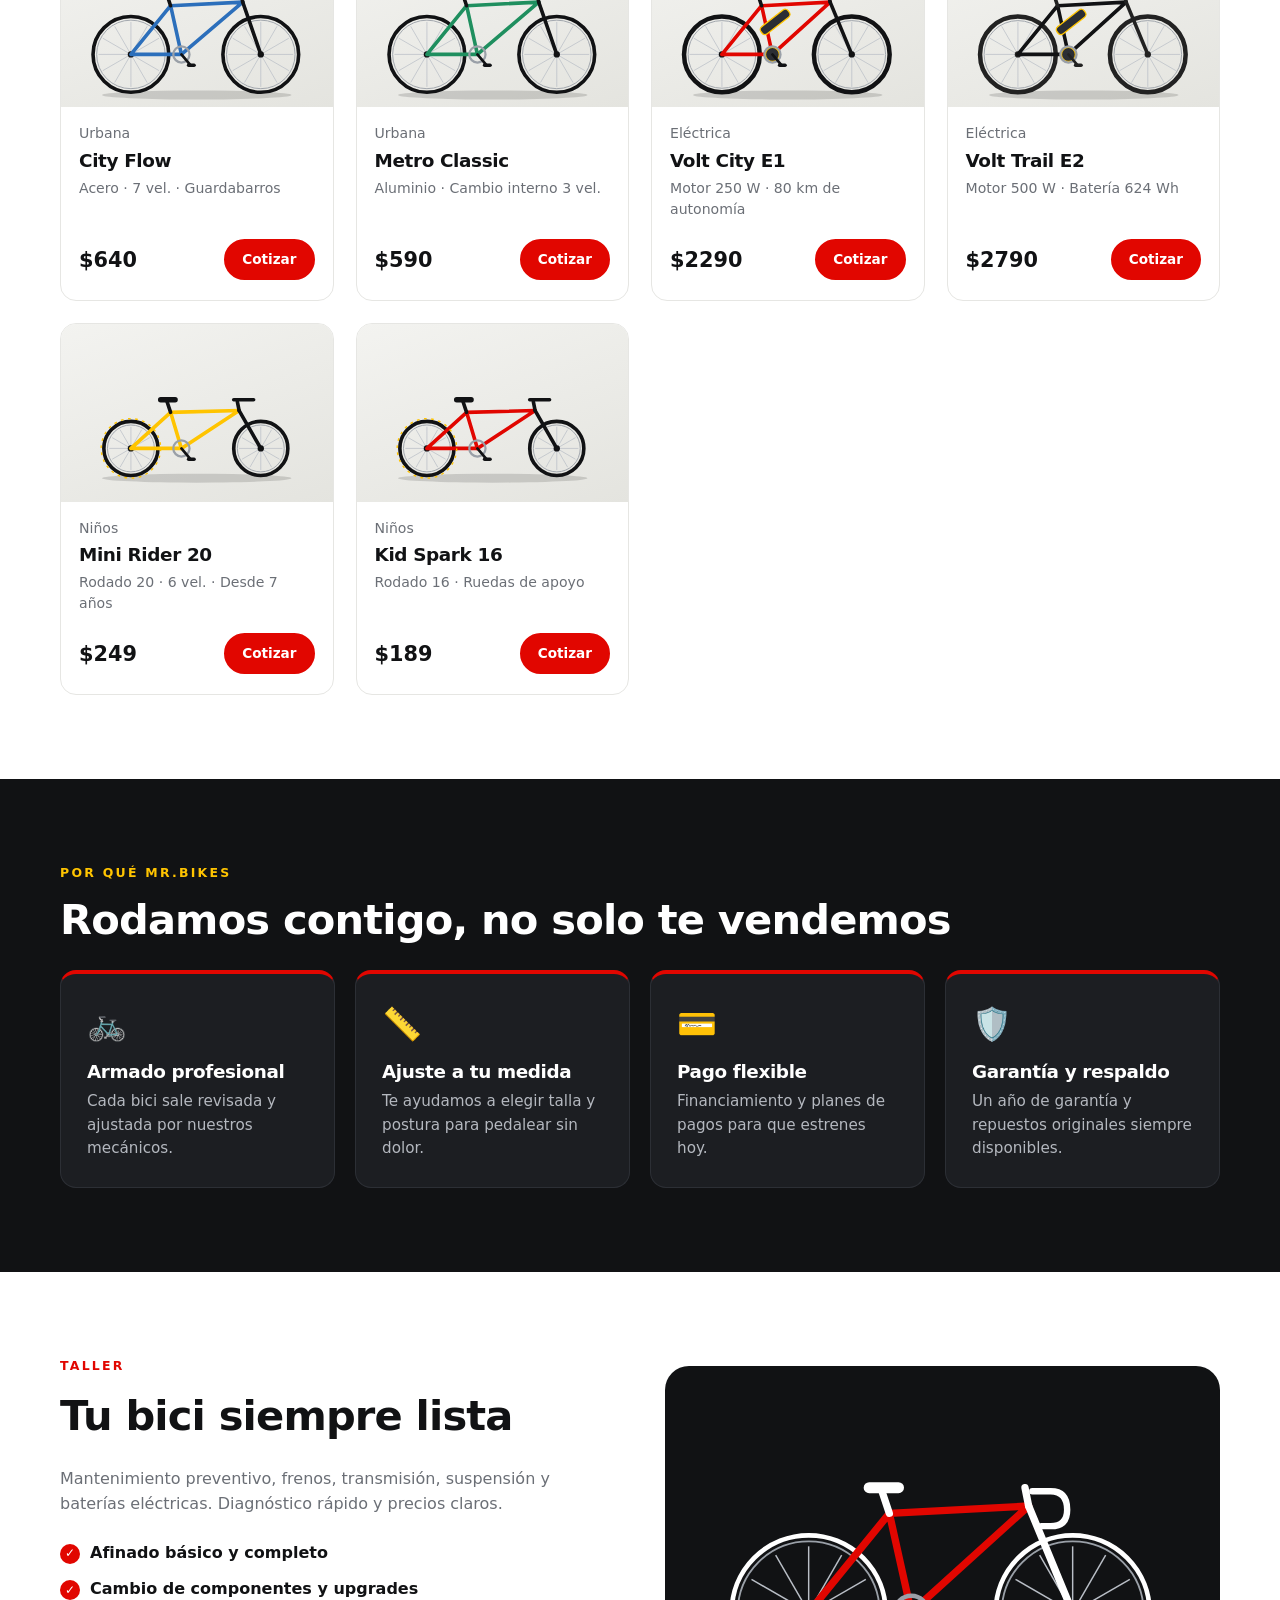
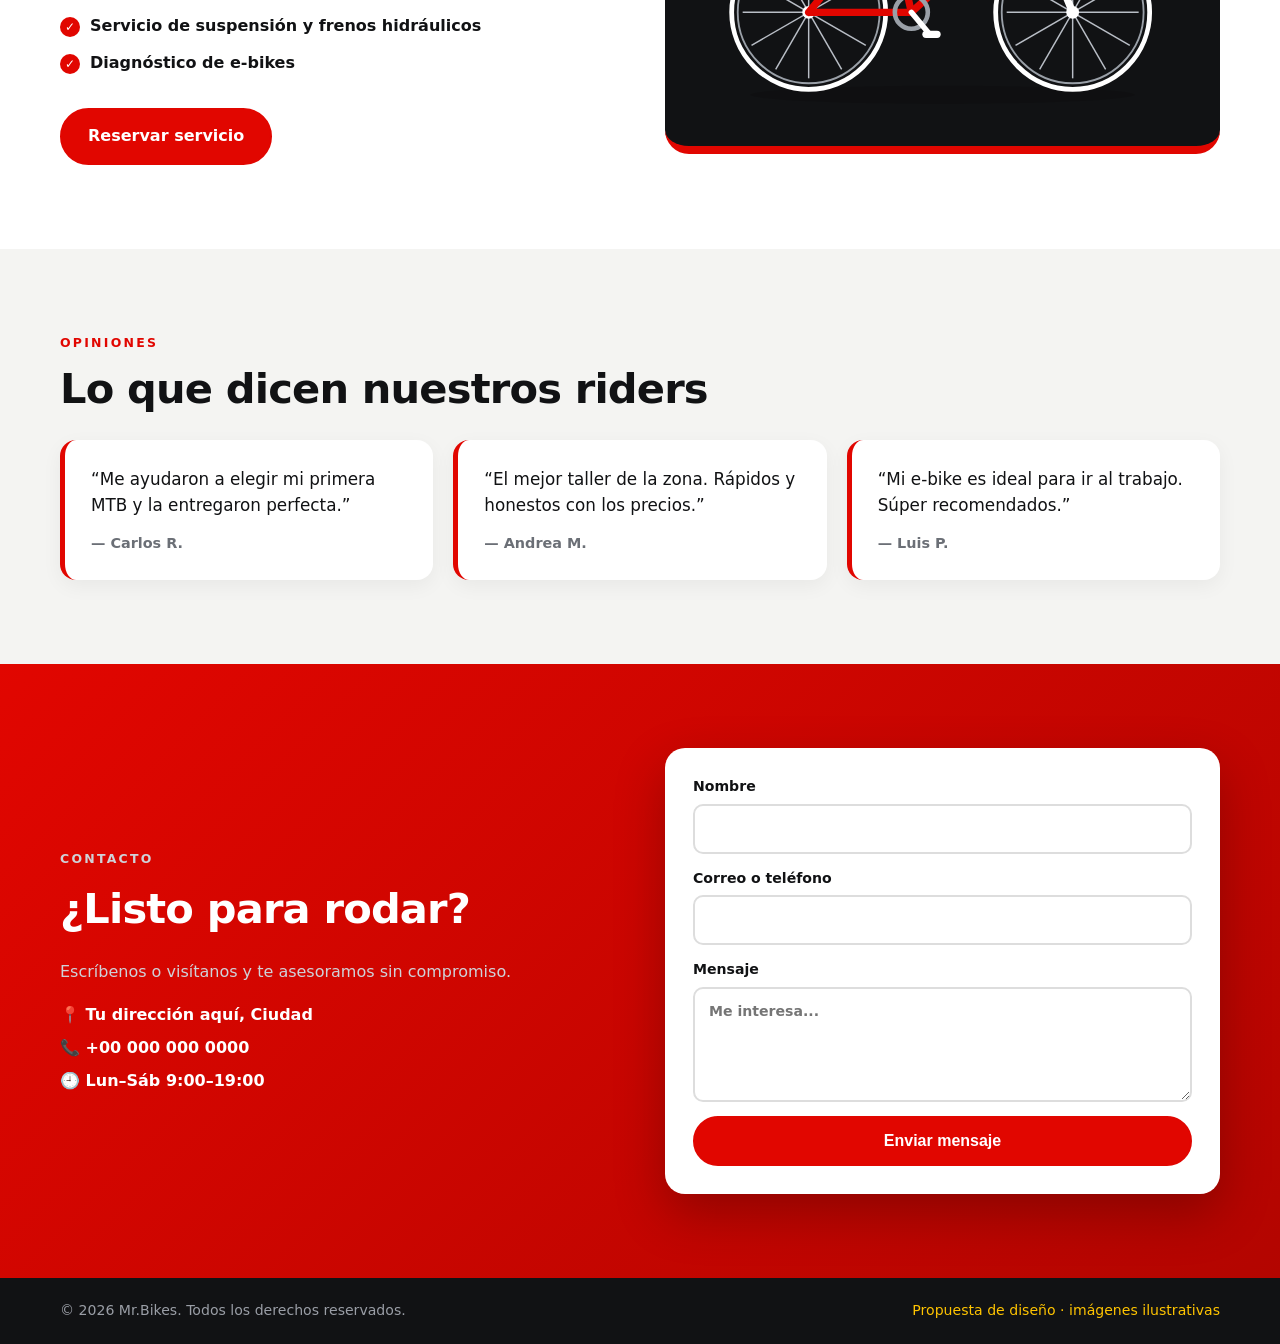
<file: mrbike/index.html>
<!doctype html>
<html lang="es">
<head>
<meta charset="utf-8">
<meta name="viewport" content="width=device-width, initial-scale=1">
<title>Mr.Bikes | Tienda de bicicletas</title>
<meta name="description" content="Mr.Bikes: bicicletas de montaña, ruta, urbanas, eléctricas e infantiles, con taller y asesoría experta.">
<link rel="stylesheet" href="styles.css">
</head>
<body>

<header class="nav" id="top">
  <div class="wrap nav-in">
    <a class="logo" href="#top" aria-label="Mr.Bikes inicio">
      <svg viewBox="0 0 40 24" width="40" height="24" aria-hidden="true"><circle cx="9" cy="16" r="6.5" fill="none" stroke="currentColor" stroke-width="2.4"/><circle cx="31" cy="16" r="6.5" fill="none" stroke="currentColor" stroke-width="2.4"/><path d="M9 16l7-10h9l6 10M16 6l6 10h-13M25 6l-2-3h-3" fill="none" stroke="#E10600" stroke-width="2.4" stroke-linecap="round" stroke-linejoin="round"/></svg>
      <span>Mr.<b>Bikes</b></span>
    </a>
    <button class="burger" aria-label="Abrir menú" aria-expanded="false"><span></span><span></span><span></span></button>
    <nav class="menu" id="menu">
      <a href="#catalogo">Bicicletas</a>
      <a href="#ventajas">Por qué Mr.Bikes</a>
      <a href="#taller">Taller</a>
      <a href="#opiniones">Opiniones</a>
      <a class="btn btn-sm" href="#contacto">Contacto</a>
    </nav>
  </div>
</header>

<main>
<section class="hero">
  <div class="wrap hero-in">
    <div class="hero-text">
      <p class="eyebrow">Tu próxima aventura empieza aquí</p>
      <h1>Pedalea más lejos.<br><span>Siente la ruta.</span></h1>
      <p class="lead">Bicicletas de montaña, ruta, urbanas y eléctricas para cada rider, con asesoría real y taller propio.</p>
      <div class="cta">
        <a class="btn" href="#catalogo">Ver bicicletas</a>
        <a class="btn btn-ghost" href="#contacto">Agenda una prueba</a>
      </div>
      <ul class="stats">
        <li><b>+500</b> bicis vendidas</li>
        <li><b>12</b> marcas</li>
        <li><b>1 año</b> de garantía</li>
      </ul>
    </div>
    <div class="hero-art" id="heroBike" aria-hidden="true"></div>
  </div>
  <div class="stripe" aria-hidden="true"></div>
</section>

<section class="section" id="catalogo">
  <div class="wrap">
    <p class="eyebrow dark">Catálogo</p>
    <h2>Encuentra tu bicicleta</h2>
    <div class="filters" role="tablist" aria-label="Categorías"></div>
    <div class="grid" id="grid"></div>
  </div>
</section>

<section class="section dark" id="ventajas">
  <div class="wrap">
    <p class="eyebrow">Por qué Mr.Bikes</p>
    <h2>Rodamos contigo, no solo te vendemos</h2>
    <div class="features">
      <article><span class="ico">🚲</span><h3>Armado profesional</h3><p>Cada bici sale revisada y ajustada por nuestros mecánicos.</p></article>
      <article><span class="ico">📏</span><h3>Ajuste a tu medida</h3><p>Te ayudamos a elegir talla y postura para pedalear sin dolor.</p></article>
      <article><span class="ico">💳</span><h3>Pago flexible</h3><p>Financiamiento y planes de pagos para que estrenes hoy.</p></article>
      <article><span class="ico">🛡️</span><h3>Garantía y respaldo</h3><p>Un año de garantía y repuestos originales siempre disponibles.</p></article>
    </div>
  </div>
</section>

<section class="section" id="taller">
  <div class="wrap split">
    <div>
      <p class="eyebrow dark">Taller</p>
      <h2>Tu bici siempre lista</h2>
      <p>Mantenimiento preventivo, frenos, transmisión, suspensión y baterías eléctricas. Diagnóstico rápido y precios claros.</p>
      <ul class="ticks">
        <li>Afinado básico y completo</li>
        <li>Cambio de componentes y upgrades</li>
        <li>Servicio de suspensión y frenos hidráulicos</li>
        <li>Diagnóstico de e-bikes</li>
      </ul>
      <a class="btn" href="#contacto">Reservar servicio</a>
    </div>
    <div class="card-art" id="tallerArt" aria-hidden="true"></div>
  </div>
</section>

<section class="section alt" id="opiniones">
  <div class="wrap">
    <p class="eyebrow dark">Opiniones</p>
    <h2>Lo que dicen nuestros riders</h2>
    <div class="quotes">
      <blockquote>“Me ayudaron a elegir mi primera MTB y la entregaron perfecta.” <cite>— Carlos R.</cite></blockquote>
      <blockquote>“El mejor taller de la zona. Rápidos y honestos con los precios.” <cite>— Andrea M.</cite></blockquote>
      <blockquote>“Mi e-bike es ideal para ir al trabajo. Súper recomendados.” <cite>— Luis P.</cite></blockquote>
    </div>
  </div>
</section>

<section class="section contact" id="contacto">
  <div class="wrap split">
    <div>
      <p class="eyebrow">Contacto</p>
      <h2>¿Listo para rodar?</h2>
      <p>Escríbenos o visítanos y te asesoramos sin compromiso.</p>
      <ul class="info">
        <li>📍 Tu dirección aquí, Ciudad</li>
        <li>📞 +00 000 000 0000</li>
        <li>🕘 Lun–Sáb 9:00–19:00</li>
      </ul>
    </div>
    <form id="form" novalidate>
      <label>Nombre<input name="nombre" required></label>
      <label>Correo o teléfono<input name="contacto" required></label>
      <label>Mensaje<textarea name="msg" rows="4" placeholder="Me interesa..."></textarea></label>
      <button class="btn" type="submit">Enviar mensaje</button>
      <p class="ok" id="ok" role="status" hidden>¡Gracias! Te responderemos muy pronto.</p>
    </form>
  </div>
</section>
</main>

<footer>
  <div class="wrap foot">
    <span>© <span id="yr"></span> Mr.Bikes. Todos los derechos reservados.</span>
    <span class="draft">Propuesta de diseño · imágenes ilustrativas</span>
  </div>
</footer>

<script src="script.js"></script>
</body>
</html>
</file>
<file: style.css>
:root{
  --bg-deep:rgba(9,17,27,.97);
  --bg-panel:rgba(14,27,42,.96);
  --bg-panel-alt:rgba(18,38,58,.96);
  --line: rgba(255,255,255,.08);
  --text:#eef3f8;
  --muted:#8ea0b3;
  --accent:#29b6f6;
  --accent-2:#1565c0;
  --accent-glow: rgba(41,182,246,.35);
  --radius: 14px;
  --maxw: 1180px;
  --font-display:'Poppins', sans-serif;
  --font-body:'Inter', sans-serif;
  --font-mono:'IBM Plex Mono', monospace;
}

*{margin:0;padding:0;box-sizing:border-box;}
html{scroll-behavior:smooth;overflow-x:hidden;max-width:100%;}
body{
  background:#050a10;
  color:var(--text);
  font-family:var(--font-body);
  line-height:1.6;
  overflow-x:hidden;
  max-width:100%;
  position:relative;
}

/* ===== FONDO: LLUVIA MATRIX ===== */
#matrixRain{
  position:fixed;inset:0;z-index:-1;width:100%;height:100%;opacity:.22;
}
.scanlines{
  position:fixed;inset:0;z-index:-1;pointer-events:none;opacity:.04;
  background:repeating-linear-gradient(0deg,#fff,#fff 1px,transparent 1px,transparent 3px);
}

/* ===== VENTANAS DE TERMINAL ===== */
.term-frame{
  background:var(--bg-panel);
  border:1px solid var(--line);
  border-radius:10px;
  overflow:hidden;
  box-shadow:0 20px 50px -18px rgba(0,0,0,.55);
}
.term-frame-bar{
  display:flex;align-items:center;gap:8px;
  padding:.65rem 1rem;
  background:var(--bg-panel-alt);
  border-bottom:1px solid var(--line);
}
.term-frame-dots{display:flex;gap:6px;}
.term-frame-dots span{width:9px;height:9px;border-radius:50%;display:inline-block;}
.term-frame-dots .r{background:#6b4141;}
.term-frame-dots .y{background:#6b5c3a;}
.term-frame-dots .g{background:#2f6b46;}
.term-frame-path{
  font-family:var(--font-mono);color:var(--muted);font-size:.72rem;margin-left:4px;
}
.term-frame-body{padding:1.7rem 1.8rem;}
.contact-frame{max-width:800px;margin:0 auto;}
.contact-frame .contact-form{max-width:none;}
img{max-width:100%;display:block;}
a{color:inherit;text-decoration:none;}
ul{list-style:none;}
h1,h2,h3,h4{font-family:var(--font-display);font-weight:700;line-height:1.2;}

.eyebrow{
  color:var(--accent);
  font-family:var(--font-display);
  font-weight:600;
  letter-spacing:.18em;
  text-transform:uppercase;
  font-size:.78rem;
  margin-bottom:.6rem;
}
.eyebrow.center{text-align:center;}
/* ===== BOTÓN "VER CV" (borde con glow + flecha) ===== */
.btn-resume{
  color:var(--text);
  gap:.5rem;
  text-shadow:0 0 0 rgba(41,182,246,0);
  transition:border-color .35s ease, background .35s ease, box-shadow .35s ease,
  color .35s ease, text-shadow .35s ease, transform .25s ease;
}
.btn-resume .arrow{
  display:inline-block;
  font-size:1rem;
  transition:transform .35s ease, text-shadow .35s ease;
}
.btn-resume:hover{
  border-color:transparent;
  background:transparent;
  box-shadow:0 0 0 0 rgba(41,182,246,0);
  color:var(--accent);
  text-shadow:0 0 12px var(--accent-glow), 0 0 22px var(--accent-glow);
  transform:translateY(-2px);
}
.btn-resume:hover .arrow{
  transform:translate(2px,-2px);
  text-shadow:0 0 12px var(--accent-glow), 0 0 22px var(--accent-glow);
}

.btn{
  display:inline-flex;
  align-items:center;
  justify-content:center;
  padding:.85rem 1.9rem;
  border-radius:8px;
  font-family:var(--font-display);
  font-weight:600;
  font-size:.95rem;
  cursor:pointer;
  border:1.5px solid transparent;
  transition:transform .25s ease, box-shadow .25s ease, background .25s ease, color .25s ease;
}
.btn-primary{
  background:linear-gradient(135deg, var(--accent), var(--accent-2));
  color:#04121e;
  box-shadow:0 8px 24px -6px var(--accent-glow);
}
.btn-primary:hover{transform:translateY(-2px);box-shadow:0 12px 28px -6px var(--accent-glow);}
.btn-outline{
  border-color:var(--accent);
  color:var(--accent);
  background:transparent;
}
.btn-outline:hover{background:var(--accent);color:#04121e;transform:translateY(-2px);}

/* ===== NAVBAR ===== */
.navbar{
  position:fixed;top:0;left:0;right:0;z-index:100;
  background:rgba(10,20,32,.75);
  backdrop-filter:blur(10px);
  border-bottom:1px solid transparent;
  transition:border-color .3s ease, background .3s ease;
}
.navbar.scrolled{border-color:var(--line);background:rgba(10,20,32,.92);}
.nav-inner{
  max-width:var(--maxw);margin:0 auto;
  display:flex;align-items:center;justify-content:space-between;
  padding:1.1rem 1.5rem;
}
.logo{font-family:var(--font-display);font-weight:800;font-size:1.3rem;letter-spacing:.02em;}
.logo span{color:var(--accent);}
.nav-links{display:flex;gap:2.2rem;}
.nav-links a{
  font-size:.92rem;font-weight:500;color:var(--muted);
  position:relative;padding:.3rem 0;transition:color .25s ease;
}
.nav-links a::after{
  content:"";position:absolute;left:0;bottom:-2px;width:0;height:2px;
  background:var(--accent);transition:width .25s ease;
}
.nav-links a:hover,.nav-links a.active{color:var(--text);}
.nav-links a:hover::after,.nav-links a.active::after{width:100%;}

.burger{display:none;flex-direction:column;gap:5px;background:none;border:none;cursor:pointer;padding:.4rem;}
.burger span{width:24px;height:2px;background:var(--text);border-radius:2px;transition:transform .3s ease,opacity .3s ease;}
.burger.open span:nth-child(1){transform:translateY(7px) rotate(45deg);}
.burger.open span:nth-child(2){opacity:0;}
.burger.open span:nth-child(3){transform:translateY(-7px) rotate(-45deg);}

/* ===== HERO ===== */
.hero{
  min-height:100vh;display:flex;flex-direction:column;justify-content:center;
  padding:7rem 1.5rem 4rem;position:relative;
  background:
    radial-gradient(60% 55% at 78% 30%, rgba(41,182,246,.14), transparent 70%),
    var(--bg-deep);
}
.hero-inner{
  max-width:var(--maxw);margin:0 auto;width:100%;
  display:grid;grid-template-columns:1.1fr .9fr;gap:3rem;align-items:center;
}
.hero-text{animation:riseIn .8s ease both;}
.hero-text h1{font-size:clamp(2.4rem,5vw,3.6rem);margin-bottom:.3rem;}
.role{color:var(--accent);font-size:clamp(1.2rem,2.6vw,1.7rem);margin-bottom:1.1rem;min-height:1.4em;}
.cursor{animation:blink 1s step-end infinite;color:var(--accent);}
.hero-desc{color:var(--muted);max-width:46ch;margin-bottom:1.8rem;}
.hero-actions{display:flex;gap:1rem;margin-bottom:2.2rem;flex-wrap:wrap;}
.socials{display:flex;gap:.9rem;}
.socials a{
  width:38px;height:38px;border-radius:50%;border:1px solid var(--line);
  display:flex;align-items:center;justify-content:center;transition:all .25s ease;
}
.socials svg{width:16px;height:16px;fill:var(--muted);transition:fill .25s ease;}
.socials a:hover{background:var(--accent);border-color:var(--accent);}
.socials a:hover svg{fill:#04121e;}

/* ===== AVATAR HERO (círculo, estático) ===== */
.hero-visual{
  display:flex;flex-direction:column;align-items:center;gap:1.6rem;
  animation:riseIn 1s ease .15s both;
}
.avatar-ring{
  width:min(340px,80vw);aspect-ratio:1;border-radius:50%;
  background:linear-gradient(145deg, var(--accent), var(--accent-2));
  padding:6px;
  
}
.avatar-ring.small{width:230px;animation-duration:16s;}
.avatar-core{
  width:100%;height:100%;border-radius:50%;
  background:linear-gradient(160deg,var(--bg-panel-alt),var(--bg-panel));
  display:flex;align-items:center;justify-content:center;
  font-family:var(--font-display);font-weight:800;
  font-size:clamp(2.2rem,6vw,3.4rem);color:var(--text);
  
  box-shadow:inset 0 0 40px rgba(41,182,246,.25);
  overflow:hidden;
}
.avatar-img{
  width:100%;height:100%;object-fit:cover;border-radius:50%;
}
.hero-resume-links{
  display:flex;gap:1rem;flex-wrap:wrap;justify-content:center;
}

.scroll-cue{
  position:absolute;bottom:1.8rem;left:50%;transform:translateX(-50%);
  width:26px;height:42px;border:2px solid var(--muted);border-radius:16px;
}
.scroll-cue::before{
  content:"";position:absolute;top:8px;left:50%;transform:translateX(-50%);
  width:4px;height:8px;background:var(--accent);border-radius:2px;
  animation:scrollDot 1.6s ease infinite;
}

/* ===== SECTION SHARED ===== */
section{padding:6rem 1.5rem;}
.section-head{max-width:var(--maxw);margin:0 auto 3rem;text-align:center;}
.section-head h2{font-size:clamp(1.8rem,3.4vw,2.5rem);}
.section-head h2 span{color:var(--accent);}

/* ===== ABOUT ===== */
.about-inner{
  max-width:var(--maxw);margin:0 auto;
  display:grid;grid-template-columns:.8fr 1.2fr;gap:3.5rem;align-items:center;
}
.about-avatar{display:flex;justify-content:center;}
.about-content h3{font-size:1.4rem;margin-bottom:1rem;}
.about-content p{color:var(--muted);margin-bottom:1rem;}
.about-stats{display:flex;gap:2.2rem;margin:1.6rem 0 1.8rem;flex-wrap:wrap;}
.stat span{display:block;font-family:var(--font-display);font-weight:800;font-size:1.9rem;color:var(--accent);}
.stat small{color:var(--muted);font-size:.82rem;}

/* ===== AVATAR ABOUT (cuadrado, se difumina hacia el fondo) ===== */
.avatar-frame{
  width:min(340px,80vw);
  aspect-ratio:1;
  border-radius:70px;
  background:linear-gradient(145deg, var(--accent), var(--accent-2));
  padding:6px;
  box-shadow:0 0 45px -8px var(--accent-glow), 0 20px 50px -18px rgba(0,0,0,.55);
}
.avatar-frame .avatar-img{
  width:100%;
  height:100%;
  object-fit:cover;
  border-radius:70px;
  display:block;
}


/* ===== JOURNEY ===== */
.journey{background:var(--bg-panel);}
.journey-grid{
  max-width:var(--maxw);margin:0 auto;
  display:grid;grid-template-columns:1fr 1fr;gap:3rem;
}
.journey-col h3{
  display:flex;align-items:center;gap:.6rem;margin-bottom:1.6rem;font-size:1.15rem;
}
.dot{width:10px;height:10px;border-radius:50%;background:var(--accent);box-shadow:0 0 0 4px var(--accent-glow);}
.dot.alt{background:#7c4dff;box-shadow:0 0 0 4px rgba(124,77,255,.3);}
.timeline{position:relative;padding-left:1.4rem;border-left:2px solid var(--line);}
.tl-item{position:relative;padding-bottom:1.9rem;}
.tl-item::before{
  content:"";position:absolute;left:-1.51rem;top:.35rem;width:10px;height:10px;
  border-radius:50%;background:var(--bg-deep);border:2px solid var(--accent);
}
.tl-date{color:var(--accent);font-size:.78rem;font-weight:600;letter-spacing:.04em;}
.tl-item h4{margin:.25rem 0 .3rem;font-size:1.02rem;}
.tl-item p{color:var(--muted);font-size:.92rem;}

/* ===== SKILLS ===== */
.skills-grid{
  max-width:var(--maxw);margin:0 auto;
  display:grid;grid-template-columns:1fr 1fr;gap:3.5rem;
}
.skills-col h3{margin-bottom:1.6rem;font-size:1.15rem;}
.bar{margin-bottom:1.5rem;}
.bar-top{display:flex;justify-content:space-between;font-size:.9rem;margin-bottom:.5rem;}
.bar-top em{color:var(--accent);font-style:normal;font-weight:600;}
.bar-track{height:8px;border-radius:6px;background:var(--bg-panel-alt);overflow:hidden;}
.bar-fill{
  height:100%;width:0%;border-radius:6px;
  background:linear-gradient(90deg,var(--accent-2),var(--accent));
  transition:width 1.4s cubic-bezier(.16,.84,.44,1);
}

/* ===== CONTACT ===== */
.contact-form{max-width:760px;margin:0 auto;}
.form-row{display:grid;grid-template-columns:1fr 1fr;gap:1.2rem;margin-bottom:1.2rem;}
.field{position:relative;}
.field input,.field textarea{
  width:100%;background:var(--bg-panel);border:1.5px solid var(--line);
  border-radius:8px;padding:1rem .9rem .5rem;color:var(--text);font-family:var(--font-body);
  font-size:.95rem;resize:vertical;transition:border-color .25s ease;
}
.field textarea{margin-top:0;}
.contact-form .field:last-of-type{margin-bottom:1.6rem;}
.field input:focus,.field textarea:focus{outline:none;border-color:var(--accent);}
.field label{
  position:absolute;left:.9rem;top:1rem;color:var(--muted);font-size:.95rem;
  pointer-events:none;transition:all .2s ease;
}
.field input:focus+label,.field input:not(:placeholder-shown)+label,
.field textarea:focus+label,.field textarea:not(:placeholder-shown)+label{
  top:.35rem;font-size:.68rem;color:var(--accent);
}
.form-note{margin-top:1rem;font-size:.88rem;color:var(--accent);min-height:1.2em;}

/* ===== FOOTER ===== */
.footer{
  padding:1.6rem 1.5rem;display:flex;align-items:center;justify-content:center;
  gap:1rem;border-top:1px solid var(--line);color:var(--muted);font-size:.85rem;position:relative;
}
.to-top{
  position:absolute;right:1.5rem;width:34px;height:34px;border-radius:50%;
  background:var(--bg-panel-alt);border:1px solid var(--line);
  display:flex;align-items:center;justify-content:center;color:var(--accent);
  transition:transform .25s ease,background .25s ease;
}
.to-top:hover{transform:translateY(-3px);background:var(--accent);color:#04121e;}

/* ===== ANIMATIONS ===== */
@keyframes riseIn{from{opacity:0;transform:translateY(24px);}to{opacity:1;transform:translateY(0);}}
@keyframes spin{from{transform:rotate(0);}to{transform:rotate(360deg);}}
@keyframes blink{50%{opacity:0;}}
@keyframes scrollDot{0%{opacity:0;top:8px;}30%{opacity:1;}100%{opacity:0;top:22px;}}

.reveal{opacity:0;transform:translateY(24px);transition:opacity .7s ease,transform .7s ease;}
.reveal.in{opacity:1;transform:translateY(0);}

@media (prefers-reduced-motion:reduce){
  *{animation-duration:.001ms !important;animation-iteration-count:1 !important;transition-duration:.001ms !important;}
  html{scroll-behavior:auto;}
}

/* ===== RESPONSIVE ===== */
@media (max-width:960px){
  .hero-inner{grid-template-columns:1fr;text-align:center;}
  .hero-desc{margin-left:auto;margin-right:auto;}
  .hero-actions,.socials{justify-content:center;}
  .hero-visual{order:-1;}
  .about-inner{grid-template-columns:1fr;text-align:center;}
  .about-stats{justify-content:center;}
  .journey-grid,.skills-grid{grid-template-columns:1fr;gap:3rem;}
}

@media (max-width:760px){
  .nav-links{
    position:fixed;top:64px;left:0;right:0;flex-direction:column;gap:0;
    background:rgba(10,20,32,.98);backdrop-filter:blur(10px);
    max-height:0;overflow:hidden;transition:max-height .35s ease;
    border-bottom:1px solid var(--line);
  }
  .nav-links.open{max-height:340px;}
  .nav-links a{padding:1rem 1.5rem;width:100%;border-top:1px solid var(--line);}
  .burger{display:flex;}
  .form-row{grid-template-columns:1fr;gap:0;}
}

@media (max-width:480px){
  section{padding:4.5rem 1.2rem;}
  .avatar-ring{width:78vw;}
  .avatar-frame{width:78vw;}
  .term-frame-body{padding:1.3rem 1.2rem;}
}
.h1-icon{
  display:inline-flex;
  align-items:center;
  justify-content:center;
  width:0.85em;
  height:0.85em;
  border-radius:50%;
  background:linear-gradient(135deg, var(--accent), var(--accent-2));
  color:#04121e;
  margin:0 .15em;
  vertical-align:middle;
  box-shadow:0 4px 14px -4px var(--accent-glow);
}
.h1-icon svg{
  width:58%;
  height:58%;
}
.about-content ul{
  list-style:none;
  margin:1rem 0 1.4rem;
  padding:0;
  display:flex;
  flex-direction:column;
  gap:.65rem;
}
.about-content ul li{
  position:relative;
  padding-left:1.6rem;
  color:var(--muted);
  font-size:.95rem;
  line-height:1.5;
}
.about-content ul li::before{
  content:"";
  position:absolute;
  left:0;
  top:.5em;
  width:8px;
  height:8px;
  border-radius:2px;
  background:linear-gradient(135deg, var(--accent), var(--accent-2));
  transform:rotate(45deg);
  box-shadow:0 0 6px var(--accent-glow);
}

/* ===== TECH STACK GRID (sección Habilidades, antes del botón de Certificaciones) ===== */
.tech-frame{max-width:var(--maxw);margin:2.5rem auto 0;}
.tech-grid{
  display:grid;
  grid-template-columns:repeat(6,1fr);
  gap:1.6rem 1.1rem;
}
.tech-tile{
  display:flex;flex-direction:column;align-items:center;gap:.7rem;
  text-align:center;
  opacity:0;transform:translateY(18px);
  transition:opacity .55s ease, transform .55s ease;
}
.tech-tile.in{opacity:1;transform:translateY(0);}
.tech-tile span{
  font-family:var(--font-mono);font-size:.75rem;color:var(--muted);
  transition:color .25s ease;
}
.tech-icon-plate{
  width:64px;height:64px;border-radius:16px;
  background:rgba(255,255,255,.06);
  border:1px solid var(--line);
  display:flex;align-items:center;justify-content:center;
  padding:.9rem;
  transition:transform .3s ease, border-color .3s ease, background .3s ease, box-shadow .3s ease;
}
.tech-icon-plate img{
  width:100%;height:100%;object-fit:contain;
  filter:grayscale(1) opacity(.55);
  transition:filter .3s ease;
}
.tech-tile:hover .tech-icon-plate{
  transform:translateY(-4px);
  border-color:var(--accent);
  background:rgba(41,182,246,.08);
  box-shadow:0 10px 26px -10px var(--accent-glow);
}
.tech-tile:hover .tech-icon-plate img{filter:grayscale(0) opacity(1);}
.tech-tile:hover span{color:var(--text);}

/* stagger de entrada, en orden de aparición */
.tech-tile:nth-child(1){transition-delay:.02s;}
.tech-tile:nth-child(2){transition-delay:.06s;}
.tech-tile:nth-child(3){transition-delay:.10s;}
.tech-tile:nth-child(4){transition-delay:.14s;}
.tech-tile:nth-child(5){transition-delay:.18s;}
.tech-tile:nth-child(6){transition-delay:.22s;}
.tech-tile:nth-child(7){transition-delay:.26s;}
.tech-tile:nth-child(8){transition-delay:.30s;}
.tech-tile:nth-child(9){transition-delay:.34s;}
.tech-tile:nth-child(10){transition-delay:.38s;}
.tech-tile:nth-child(11){transition-delay:.42s;}
.tech-tile:nth-child(12){transition-delay:.46s;}

@media (max-width:960px){
  .tech-grid{grid-template-columns:repeat(4,1fr);}
}
@media (max-width:560px){
  .tech-grid{grid-template-columns:repeat(3,1fr);gap:1.3rem .8rem;}
  .tech-icon-plate{width:54px;height:54px;}
}
</file>
<file: conoceMisProyectos/styles.css>
/* =========================================================
   conoceMisProyectos/styles.css
   Extiende las variables y componentes de ../style.css
   (--bg-deep, --accent, --accent-2, .term-frame, .btn, .reveal, etc.)
   ========================================================= */

/* ===== HEADER (barra superior simple, no fija — igual que conoceMisHabilidades) ===== */
.page-header{
  border-bottom:1px solid var(--line);
  background:rgba(10,20,32,.75);
  backdrop-filter:blur(10px);
}
.page-header-inner{
  max-width:var(--maxw);margin:0 auto;
  display:flex;align-items:center;justify-content:space-between;
  padding:1.1rem 1.5rem;
}
.page-header-links{display:flex;align-items:center;gap:1.4rem;}
.back-link{
  font-size:.9rem;font-weight:500;color:var(--muted);
  transition:color .25s ease;
}
.back-link:hover{color:var(--accent);}

/* ===== SUBHERO ===== */
.subhero{
  padding:5rem 1.5rem 3.5rem;
  text-align:center;
  background:
    radial-gradient(60% 55% at 50% 0%, rgba(41,182,246,.14), transparent 70%),
    var(--bg-deep);
}
.subhero-inner{max-width:760px;margin:0 auto;animation:riseIn .8s ease both;}
.subhero-inner h1{font-size:clamp(2rem,4.4vw,2.9rem);margin-bottom:1.1rem;}
.subhero-inner h1 span{color:var(--accent);}
.subhero-desc{color:var(--muted);}

/* ===== SECCIÓN DE PROYECTOS ===== */
.projects-section{padding-top:1rem;}
.projects-section + .projects-section{
  border-top:1px solid var(--line);
  margin-top:1rem;
}

/* ===== TÍTULO DE SECCIÓN (separa "Mis Proyectos" de "Participaciones en Concursos") ===== */
.section-title{
  max-width:var(--maxw);margin:0 auto;
  padding:0 1.5rem 2.4rem;
  text-align:center;
}
.section-title h2{
  font-size:clamp(1.6rem,3.2vw,2.1rem);
  margin-bottom:.6rem;
}
.section-title h2 span{color:var(--accent);}
.section-title p{color:var(--muted);font-size:.98rem;max-width:520px;margin:0 auto;}
.section-title{
  opacity:0;transform:translateY(16px);
  transition:opacity .6s ease, transform .6s ease;
}
.section-title.in{opacity:1;transform:translateY(0);}
.project-grid{
  max-width:var(--maxw);margin:0 auto;
  display:flex;flex-direction:column;
  gap:3rem;
}

/* ===== TARJETA DE PROYECTO (ficha estilo "app store") ===== */
.project-card{
  background:var(--bg-panel);
  border:1px solid var(--line);
  border-radius:var(--radius);
  padding:2rem;
  box-shadow:0 20px 50px -18px rgba(0,0,0,.55);
  opacity:0;transform:translateY(24px);
  transition:opacity .6s ease, transform .6s ease;
}
.project-card.in{opacity:1;transform:translateY(0);}

/* ---- encabezado: icono + título + tagline + badges de tecnología ---- */
.project-head{
  display:flex;gap:1.4rem;align-items:flex-start;
  margin-bottom:1.8rem;
}
.project-icon{
  flex-shrink:0;
  width:64px;height:64px;border-radius:18px;
  display:flex;align-items:center;justify-content:center;
  background:linear-gradient(145deg, var(--accent), var(--accent-2));
  color:#04121e;
  font-family:var(--font-display);font-weight:800;font-size:1.15rem;
  box-shadow:0 10px 26px -10px var(--accent-glow);
  overflow:hidden;
}
.project-icon img{
  width:100%;height:100%;object-fit:cover;display:block;
}
.project-head-text{flex:1;min-width:0;}
.project-title-row{
  display:flex;align-items:center;flex-wrap:wrap;gap:.7rem;
  margin-bottom:.4rem;
}
.project-title-row h2{font-size:1.3rem;min-width:0;}
/* Badges como "Artículo Publicado Rev. Juventud y Ciencia Solidaria, Nº16 · 2024"
   son texto largo: NO deben forzar el ancho de la tarjeta (nowrap + flex-shrink:0
   rompía el layout en celular). Se les permite envolver en varias líneas y encogerse. */
.project-badge{
  flex-shrink:1;
  max-width:100%;
  font-family:var(--font-mono);font-size:.66rem;font-weight:600;
  padding:.25rem .6rem;border-radius:20px;
  white-space:normal;overflow-wrap:break-word;line-height:1.4;
  border:1px solid rgba(64,196,120,.4);color:#6fdc9b;background:rgba(64,196,120,.1);
}
.project-badge.progress{
  border-color:rgba(255,196,64,.4);color:#ffcf6b;background:rgba(255,196,64,.1);
}
.project-tagline{
  color:var(--muted);font-size:.95rem;margin-bottom:.9rem;min-height:1.4em;
}
.project-tech{display:flex;flex-wrap:wrap;gap:.55rem;}
.tech-pill{
  font-family:var(--font-mono);font-size:.72rem;color:var(--accent);
  border:1px solid var(--line);background:rgba(41,182,246,.06);
  padding:.3rem .7rem;border-radius:20px;
}

/* ---- problema / solución, dos "terminales" lado a lado ---- */
.problem-solution{
  display:grid;grid-template-columns:1fr 1fr;gap:1.6rem;
  margin-bottom:1.8rem;
}
.problem-solution .term-frame-body{padding:1.3rem 1.4rem;}
.placeholder-text{
  color:var(--muted);font-size:.92rem;font-style:italic;
}

/* ---- galería de capturas (scroll horizontal, estilo App Store) ---- */
.shot-gallery{
  display:flex;gap:1rem;overflow-x:auto;
  align-items:center;
  padding:.4rem .2rem 1rem;
  scroll-snap-type:x proximity;
  margin-bottom:1.6rem;
}
.shot-gallery::-webkit-scrollbar{height:7px;}
.shot-gallery::-webkit-scrollbar-thumb{background:var(--line);border-radius:10px;}

.shot{
  flex:0 0 auto;
  height:360px; /* altura fija para toda la galería */
  border-radius:12px;overflow:hidden;
  border:1px solid var(--line);
  background:var(--bg-panel-alt);
  scroll-snap-align:start;
  box-shadow:0 14px 30px -14px rgba(0,0,0,.5);
}
.shot img{height:100%;width:auto;object-fit:contain;display:block;}
.shot iframe{width:100%;height:100%;display:block;border:0;}

/* ---- variante para VIDEOS de YouTube (formato horizontal 16:9, no reel/short) ----
   Úsala en vez de .shot cuando el contenido sea un <iframe> de un video normal:
   <div class="shot shot-video"><iframe ...></iframe></div> */
.shot-video{
  height:360px; /* misma altura que .shot; el iframe necesita medida explícita */
  width:auto;
  aspect-ratio:16/9;
}
@media (max-width:560px){
  .shot{height:260px;}
  .shot-video{height:260px;}
}

/* ---- TARJETA DE VIDEO (thumbnail + play + título) -----------------------
   Alternativa al <iframe> para videos con "embebido deshabilitado" por el
   dueño (YouTube no permite reproducirlos dentro de la página). En su lugar
   se muestra el thumbnail con un botón de play que abre el video en YouTube
   en una pestaña nueva.

   Uso (dentro de un .shot.shot-video):
   <a class="video-card" href="https://www.youtube.com/watch?v=ID" target="_blank" rel="noopener">
     <img src="https://i.ytimg.com/vi/ID/hqdefault.jpg" alt="Título del video" loading="lazy">
     <span class="video-card-play" aria-hidden="true">
       <svg viewBox="0 0 24 24"><polygon points="6,4 20,12 6,20"></polygon></svg>
     </span>
     <span class="video-card-info">
       <span class="video-card-title">Título del video</span>
       <span class="video-card-channel">Remigio Aguirre</span>
     </span>
   </a>
   --------------------------------------------------------------------- */
.video-card{
  position:relative;display:block;
  width:100%;height:100%;
  background:#000;
}
.video-card img{
  width:100%;height:100%;object-fit:cover;display:block;
  transition:transform .4s ease, filter .4s ease;
}
.video-card:hover img{transform:scale(1.04);filter:brightness(.75);}
.video-card-play{
  position:absolute;top:50%;left:50%;
  transform:translate(-50%,-50%);
  width:52px;height:52px;border-radius:50%;
  background:rgba(20,20,20,.75);
  border:2px solid rgba(255,255,255,.85);
  display:flex;align-items:center;justify-content:center;
  transition:background .25s ease, transform .25s ease;
}
.video-card:hover .video-card-play{
  background:#ff0000;transform:translate(-50%,-50%) scale(1.08);
}
.video-card-play svg{width:20px;height:20px;fill:#fff;margin-left:3px;}
.video-card-info{
  position:absolute;left:0;right:0;bottom:0;
  padding:1.6rem .8rem .6rem;
  background:linear-gradient(to top, rgba(0,0,0,.88), rgba(0,0,0,0));
  display:flex;flex-direction:column;gap:.15rem;
}
.video-card-title{
  color:#fff;font-size:.82rem;font-weight:600;line-height:1.25;
  display:-webkit-box;-webkit-line-clamp:2;-webkit-box-orient:vertical;overflow:hidden;
}
.video-card-channel{color:#c7d0da;font-size:.72rem;}
.shot-placeholder{
  width:100%;height:100%;
  display:flex;align-items:center;justify-content:center;
  text-align:center;padding:1rem;
  font-family:var(--font-mono);font-size:.75rem;color:var(--muted);
  border:1px dashed var(--line);
  background:repeating-linear-gradient(135deg, rgba(255,255,255,.03) 0 10px, transparent 10px 20px);
}

/* ---- enlaces del proyecto ---- */
.project-links{display:flex;gap:1rem;flex-wrap:wrap;}

/* ===== RESPONSIVE ===== */
@media (max-width:760px){
  .problem-solution{grid-template-columns:1fr;}
  .project-card{padding:1.5rem;}
  .project-head{gap:1rem;}
}
@media (max-width:560px){
  .page-header-inner{flex-wrap:wrap;gap:.8rem;}
}
</file>
<file: masSobreMi/styles.css>
:root {
  --bg: #10131a;
  --bg-alt: #171b24;
  --border: #2a2f3a;
  --text: #e7e5e0;
  --muted: #8890a0;
  --amber: #e8a33d;
  --cyan: #7dd3fc;
  --ok: #8fbf7f;
  --font-display: "Space Grotesk", sans-serif;
  --font-mono: "IBM Plex Mono", monospace;
}

* { box-sizing: border-box; }

html, body {
  height: 100%;
  margin: 0;
}

body {
  background: var(--bg);
  color: var(--text);
  font-family: var(--font-mono);
  display: flex;
  align-items: center;
  justify-content: center;
  min-height: 100vh;
  padding: 32px 16px;
  overflow-x: hidden;
}

.sr-only {
  position: absolute;
  width: 1px;
  height: 1px;
  padding: 0;
  margin: -1px;
  overflow: hidden;
  clip: rect(0, 0, 0, 0);
  white-space: nowrap;
  border: 0;
}

.scene {
  position: relative;
  width: 100%;
  max-width: 620px;
  display: flex;
  flex-direction: column;
  gap: 20px;
  z-index: 1;
}

.vignette {
  position: fixed;
  inset: 0;
  z-index: 0;
  pointer-events: none;
  background: radial-gradient(ellipse at center, rgba(16, 19, 26, 0) 0%, rgba(8, 9, 13, 0.9) 100%);
}

.scanlines {
  position: fixed;
  inset: 0;
  z-index: 0;
  pointer-events: none;
  opacity: 0.05;
  background: repeating-linear-gradient(
    0deg,
    #fff,
    #fff 1px,
    transparent 1px,
    transparent 3px
  );
}

.masthead {
  text-align: center;
  margin-bottom: 4px;
}

.masthead h1 {
  font-family: var(--font-display);
  font-weight: 700;
  font-size: clamp(1.6rem, 5vw, 2.2rem);
  margin: 0;
  letter-spacing: -0.02em;
}

.masthead .role {
  font-family: var(--font-mono);
  color: var(--muted);
  font-size: 0.9rem;
  margin: 6px 0 0;
}

.terminal {
  background: var(--bg-alt);
  border: 1px solid var(--border);
  border-radius: 10px;
  overflow: hidden;
  box-shadow: 0 20px 60px rgba(0, 0, 0, 0.45);
}

.term-bar {
  display: flex;
  align-items: center;
  gap: 10px;
  padding: 10px 14px;
  background: #1b202b;
  border-bottom: 1px solid var(--border);
}

.term-dots {
  display: flex;
  gap: 6px;
}

.dot {
  width: 10px;
  height: 10px;
  border-radius: 50%;
  display: inline-block;
}

.dot-r { background: #6b4141; }
.dot-y { background: #6b5c3a; }
.dot-g { background: #3f5c42; }

.term-path {
  color: var(--muted);
  font-size: 0.8rem;
  margin-left: 4px;
}

.term-body {
  padding: 18px 20px 22px;
  min-height: 210px;
}

.term-log {
  margin: 0;
  white-space: pre-wrap;
  word-break: break-word;
  font-size: 0.85rem;
  line-height: 1.65;
}

.term-log .line-cmd { color: var(--cyan); }
.term-log .line-out { color: var(--text); }
.term-log .line-muted { color: var(--muted); }

.term-prompt {
  display: flex;
  align-items: center;
  gap: 4px;
  margin-top: 10px;
  font-size: 0.85rem;
}

.prompt-user { color: var(--amber); }
.prompt-sep { color: var(--muted); }
.prompt-path { color: var(--cyan); }

.cursor {
  width: 8px;
  height: 16px;
  background: var(--amber);
  margin-left: 4px;
  animation: blink 1s step-end infinite;
}

@keyframes blink {
  50% { opacity: 0; }
}

.status-panel {
  background: var(--bg-alt);
  border: 1px solid var(--border);
  border-radius: 10px;
  padding: 18px 20px;
}

.progress-row {
  display: flex;
  justify-content: space-between;
  font-size: 0.8rem;
  color: var(--muted);
  margin-bottom: 8px;
}

.progress-pct {
  color: var(--amber);
}

.progress-track {
  height: 6px;
  background: #1c212b;
  border-radius: 999px;
  overflow: hidden;
  margin-bottom: 16px;
}

.progress-fill {
  height: 100%;
  width: 0%;
  background: linear-gradient(90deg, var(--amber), var(--cyan));
  transition: width 1.4s ease;
  border-radius: 999px;
}

.task-list {
  list-style: none;
  margin: 0;
  padding: 0;
  display: flex;
  flex-direction: column;
  gap: 10px;
  font-size: 0.85rem;
}

.task-list li {
  display: flex;
  align-items: center;
  gap: 10px;
  color: var(--muted);
}

.task-icon {
  font-size: 0.7rem;
  width: 14px;
}

.task-icon[data-state="pending"] { color: var(--muted); }
.task-icon[data-state="progress"] { color: var(--amber); animation: blink 1.4s step-end infinite; }
.task-icon[data-state="done"] { color: var(--ok); }

.links-row {
  display: flex;
  justify-content: center;
  gap: 18px;
  font-size: 0.85rem;
  flex-wrap: wrap;
}

.links-row a {
  color: var(--text);
  text-decoration: none;
  border-bottom: 1px solid transparent;
}

.links-row a:hover,
.links-row a:focus-visible {
  color: var(--amber);
  border-bottom-color: var(--amber);
}

a:focus-visible,
button:focus-visible {
  outline: 2px solid var(--cyan);
  outline-offset: 2px;
}

@media (max-width: 480px) {
  .term-body { padding: 16px; min-height: 250px; }
  .status-panel { padding: 16px; }
}

@media (prefers-reduced-motion: reduce) {
  .cursor { animation: none; opacity: 1; }
  .progress-fill { transition: none; }
  .scanlines { display: none; }
}
</file>
<file: mrbike/styles.css>
:root{--red:#E10600;--red-d:#b30500;--ink:#111214;--ink2:#1c1e22;--paper:#fff;--alt:#f4f4f2;--mut:#6b6f76;--yel:#FFC400;--r:16px}
*{box-sizing:border-box;margin:0}
html{scroll-behavior:smooth}
body{font-family:system-ui,-apple-system,"Segoe UI",Roboto,sans-serif;color:var(--ink);background:var(--paper);line-height:1.55}
.wrap{width:min(1160px,100% - 32px);margin-inline:auto}
a{color:inherit;text-decoration:none}
h1,h2,h3{line-height:1.1;letter-spacing:-.02em}
h2{font-size:clamp(1.8rem,4vw,2.6rem);margin-bottom:28px}

/* nav */
.nav{position:sticky;top:0;z-index:20;background:var(--ink);color:#fff;border-bottom:3px solid var(--red)}
.nav-in{display:flex;align-items:center;justify-content:space-between;height:64px}
.logo{display:flex;align-items:center;gap:8px;font-size:1.35rem;font-weight:800;letter-spacing:-.03em}
.logo b{color:var(--red)}
.menu{display:flex;align-items:center;gap:26px;font-weight:600;font-size:.95rem}
.menu a:not(.btn):hover{color:var(--red)}
.burger{display:none;background:none;border:0;width:40px;height:40px;cursor:pointer}
.burger span{display:block;height:3px;background:#fff;margin:6px 8px;border-radius:2px}

.btn{display:inline-block;background:var(--red);color:#fff;font-weight:700;padding:14px 26px;border-radius:999px;border:2px solid var(--red);cursor:pointer;font-size:1rem;transition:.2s}
.btn:hover{background:var(--red-d);border-color:var(--red-d);transform:translateY(-2px)}
.btn-sm{padding:8px 18px;font-size:.9rem}
.btn-ghost{background:transparent;border-color:#fff}
.btn-ghost:hover{background:#fff;color:var(--ink);border-color:#fff}

/* hero */
.hero{background:radial-gradient(circle at 75% 40%,#2a2d33,var(--ink) 60%);color:#fff;position:relative;overflow:hidden}
.hero-in{display:grid;grid-template-columns:1.05fr 1fr;gap:20px;align-items:center;padding:70px 0 90px}
.eyebrow{text-transform:uppercase;letter-spacing:.18em;font-size:.78rem;font-weight:700;color:var(--yel);margin-bottom:14px}
.eyebrow.dark{color:var(--red)}
.hero h1{font-size:clamp(2.6rem,7vw,4.8rem);font-weight:900;margin-bottom:20px}
.hero h1 span{color:var(--red)}
.lead{font-size:1.15rem;color:#cfd2d8;max-width:46ch;margin-bottom:30px}
.cta{display:flex;gap:14px;flex-wrap:wrap;margin-bottom:38px}
.stats{list-style:none;padding:0;display:flex;gap:30px;flex-wrap:wrap;color:#aeb2ba;font-size:.9rem}
.stats b{display:block;color:#fff;font-size:1.6rem}
.hero-art svg{width:100%;height:auto;filter:drop-shadow(0 24px 30px rgba(0,0,0,.5))}
.stripe{height:14px;background:repeating-linear-gradient(-45deg,var(--red) 0 22px,#fff 22px 44px,var(--ink) 44px 66px)}

/* sections */
.section{padding:84px 0}
.section.alt{background:var(--alt)}
.section.dark{background:var(--ink);color:#fff}
.section.dark .eyebrow{color:var(--yel)}
.filters{display:flex;gap:10px;flex-wrap:wrap;margin-bottom:30px}
.chip{border:2px solid var(--ink);background:none;padding:9px 18px;border-radius:999px;font-weight:700;cursor:pointer;font-size:.9rem;transition:.2s}
.chip:hover{border-color:var(--red);color:var(--red)}
.chip[aria-selected=true]{background:var(--ink);color:#fff}
.grid{display:grid;grid-template-columns:repeat(auto-fill,minmax(260px,1fr));gap:22px}
.card{background:#fff;border:1px solid #e6e6e3;border-radius:var(--r);overflow:hidden;transition:.25s;display:flex;flex-direction:column}
.card:hover{transform:translateY(-6px);box-shadow:0 18px 40px rgba(0,0,0,.14);border-color:var(--red)}
.card .pic{background:linear-gradient(160deg,#f3f3f0,#e4e4df);padding:18px 14px 6px;position:relative}
.card .pic svg{width:100%;height:auto;display:block;transition:transform .4s}
.card:hover .pic svg{transform:scale(1.06) rotate(-1deg)}
.tag{position:absolute;top:12px;left:12px;background:var(--ink);color:#fff;font-size:.72rem;font-weight:700;padding:4px 10px;border-radius:999px;text-transform:uppercase;letter-spacing:.08em}
.tag.new{background:var(--red)}
.card .body{padding:16px 18px 20px;display:flex;flex-direction:column;gap:6px;flex:1}
.card h3{font-size:1.15rem}
.card .meta{color:var(--mut);font-size:.88rem}
.card .row{display:flex;justify-content:space-between;align-items:center;margin-top:auto;padding-top:12px}
.price{font-size:1.3rem;font-weight:800}
.card .btn{padding:8px 16px;font-size:.85rem}

.features{display:grid;grid-template-columns:repeat(auto-fit,minmax(230px,1fr));gap:20px}
.features article{background:var(--ink2);border:1px solid #2c2f35;border-radius:var(--r);padding:26px;border-top:4px solid var(--red)}
.ico{font-size:2rem;display:block;margin-bottom:12px}
.features h3{margin-bottom:8px;font-size:1.15rem}
.features p{color:#b4b8bf;font-size:.95rem}

.split{display:grid;grid-template-columns:1fr 1fr;gap:50px;align-items:center}
.split p{color:var(--mut);margin-bottom:18px}
.contact .split p{color:#cfd2d8}
.ticks{list-style:none;padding:0;margin:0 0 26px}
.ticks li{padding:6px 0 6px 30px;position:relative;font-weight:600}
.ticks li::before{content:"✓";position:absolute;left:0;color:#fff;background:var(--red);width:20px;height:20px;border-radius:50%;font-size:.75rem;display:grid;place-items:center;top:9px}
.card-art{background:var(--ink);border-radius:24px;padding:30px;border-bottom:8px solid var(--red)}
.card-art svg{width:100%;height:auto}

.quotes{display:grid;grid-template-columns:repeat(auto-fit,minmax(260px,1fr));gap:20px}
blockquote{background:#fff;border-radius:var(--r);padding:26px;font-size:1.05rem;border-left:5px solid var(--red);box-shadow:0 6px 20px rgba(0,0,0,.05)}
cite{display:block;margin-top:14px;color:var(--mut);font-size:.9rem;font-style:normal;font-weight:700}

.contact{background:linear-gradient(135deg,var(--red),var(--red-d));color:#fff}
.contact .eyebrow{color:var(--yel)}
.info{list-style:none;padding:0;font-weight:600;display:grid;gap:8px}
form{background:#fff;color:var(--ink);padding:28px;border-radius:20px;display:grid;gap:14px;box-shadow:0 20px 50px rgba(0,0,0,.25)}
label{font-weight:700;font-size:.88rem;display:grid;gap:6px}
input,textarea{font:inherit;padding:12px 14px;border:2px solid #ddd;border-radius:10px;width:100%}
input:focus,textarea:focus{outline:none;border-color:var(--red)}
.ok{color:#0a7a2f;font-weight:700}
footer{background:var(--ink);color:#9a9ea6;padding:22px 0;font-size:.88rem}
.foot{display:flex;justify-content:space-between;gap:10px;flex-wrap:wrap}
.draft{color:var(--yel)}

:focus-visible{outline:3px solid var(--yel);outline-offset:2px}
@media (max-width:820px){
  .hero-in,.split{grid-template-columns:1fr}
  .hero-in{padding:44px 0 60px}
  .hero-art{order:-1}
  .burger{display:block}
  .menu{position:absolute;top:64px;left:0;right:0;background:var(--ink);flex-direction:column;padding:20px;gap:18px;display:none;border-bottom:3px solid var(--red)}
  .menu.open{display:flex}
  .section{padding:60px 0}
}
@media (prefers-reduced-motion:reduce){*{transition:none!important;scroll-behavior:auto}}
</file>
